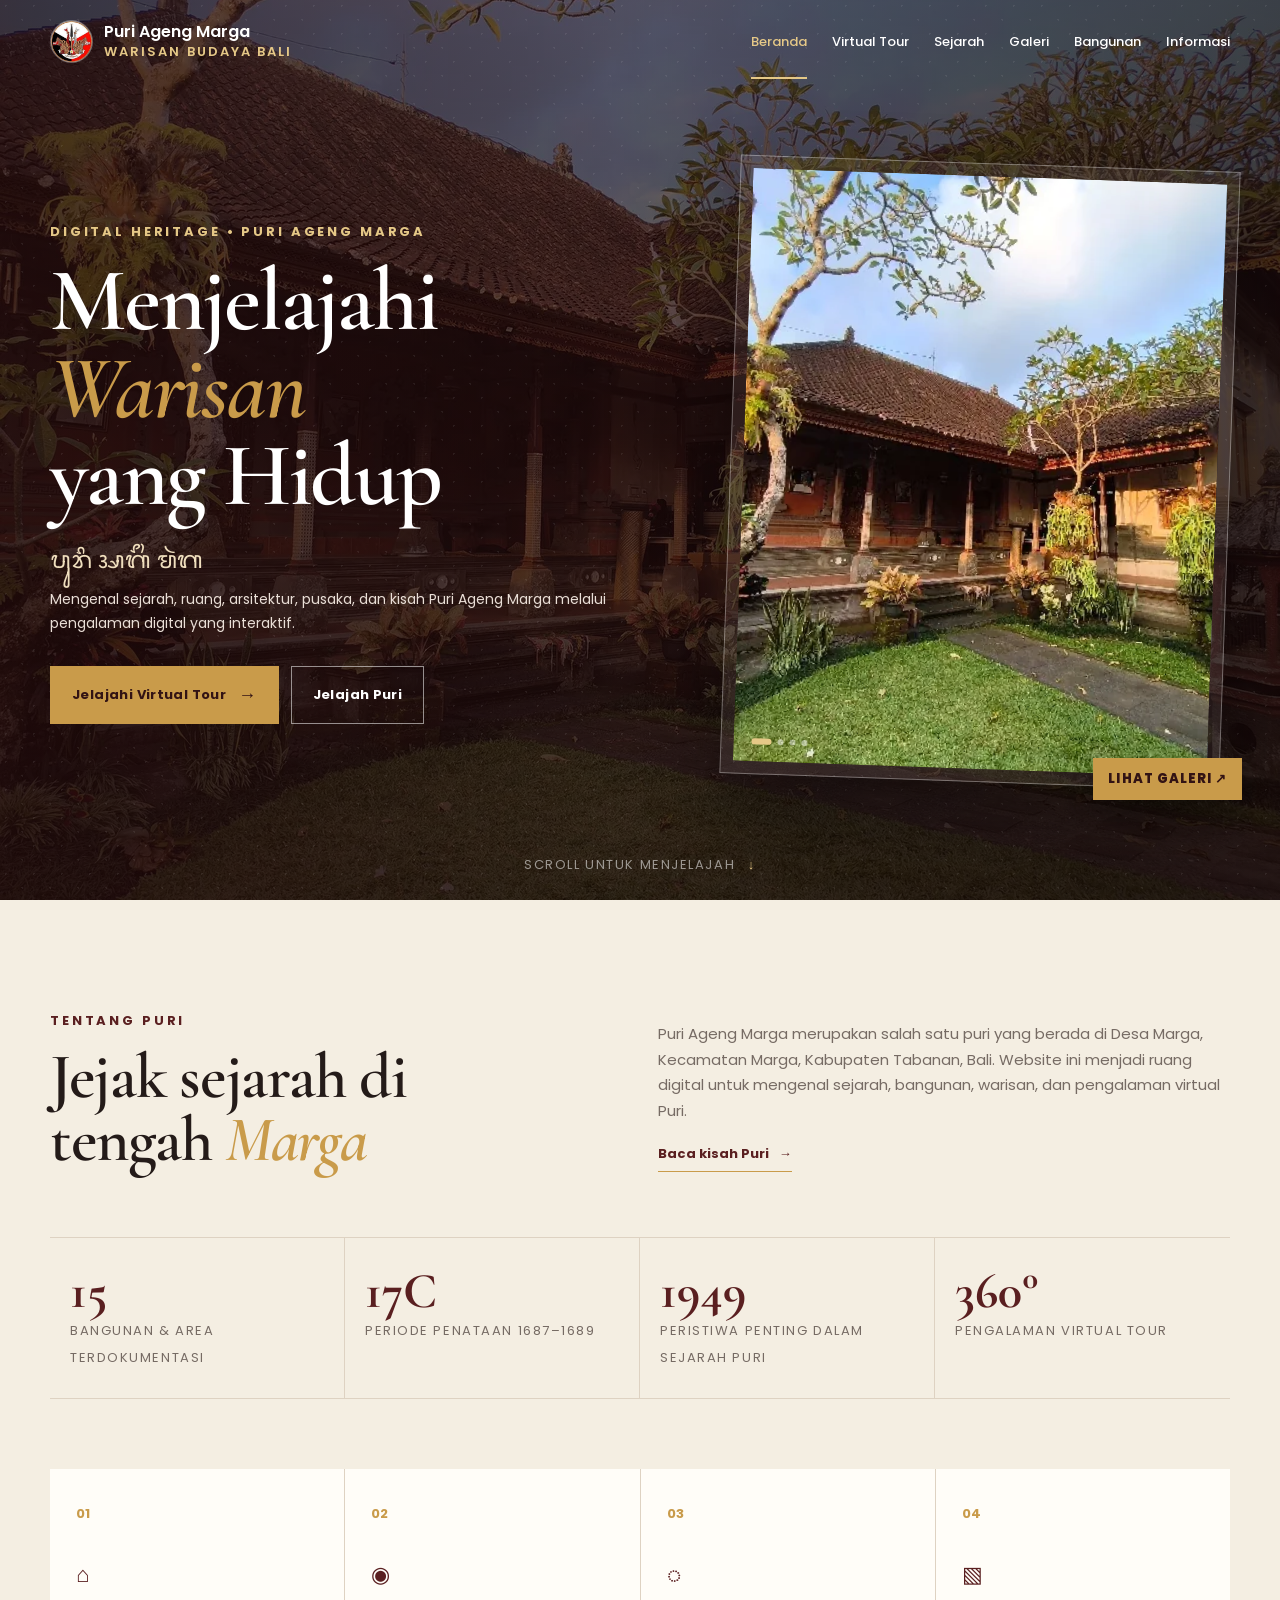
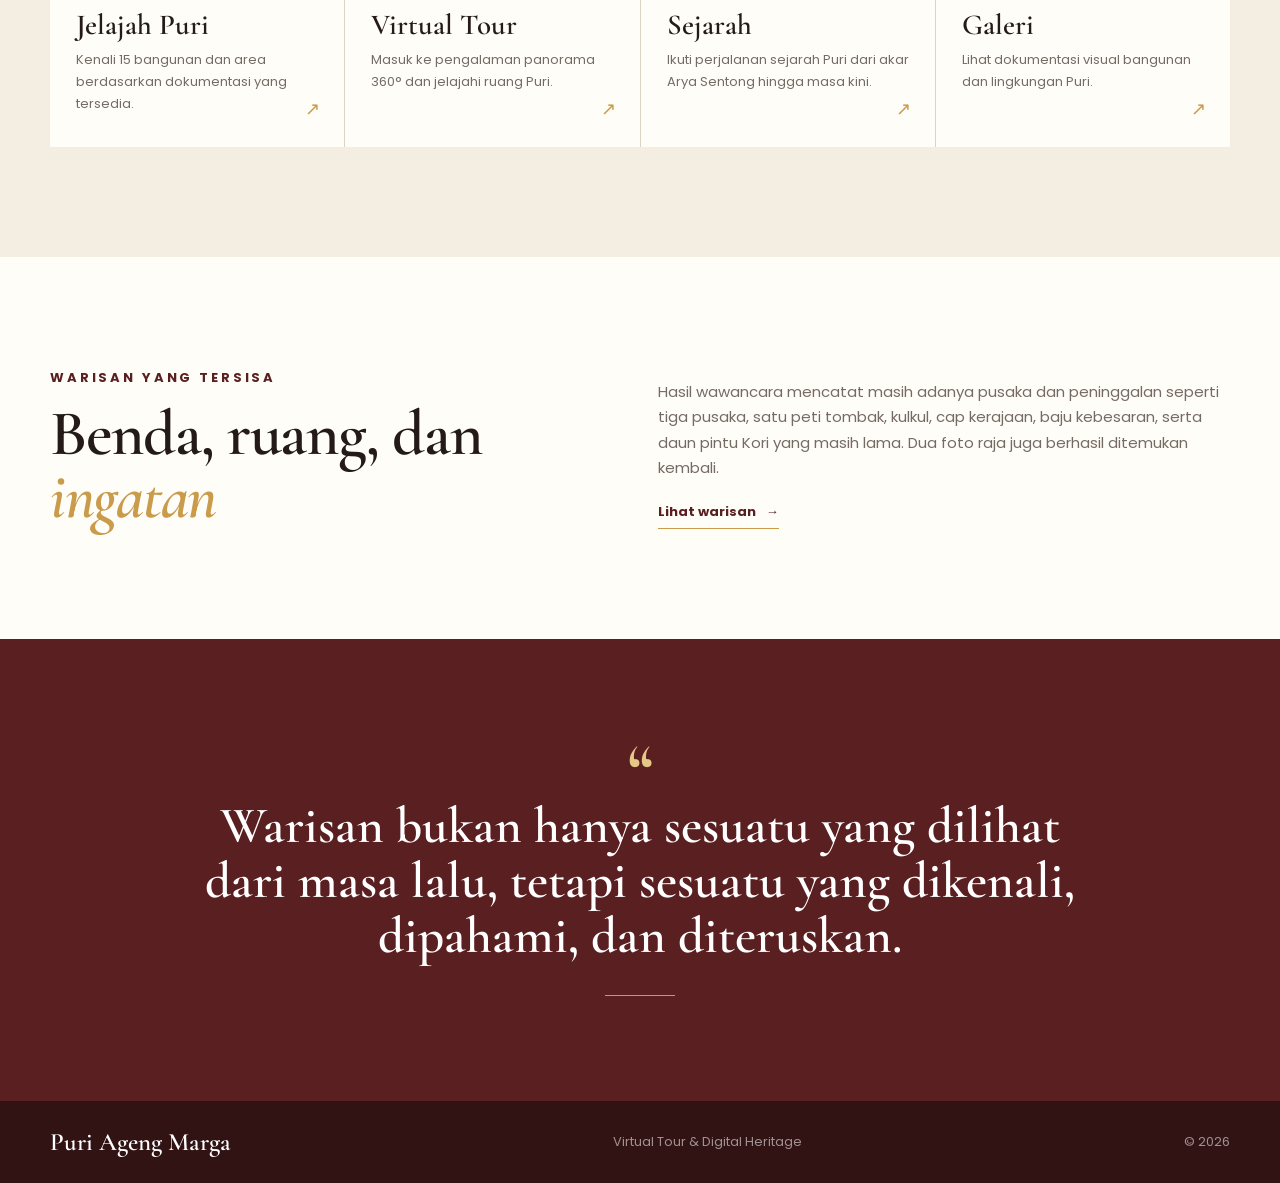
<file: index.html>
<!doctype html>

<html lang="id">
  <head>
    <meta charset="utf-8" />
    <meta content="width=device-width, initial-scale=1.0" name="viewport" />
    <meta
      content="Puri Ageng Marga — digital heritage dan virtual tour budaya Bali."
      name="description"
    />
    <title>Puri Ageng Marga | Digital Heritage</title>
    <meta content="#4a1520" name="theme-color" />
    <link href="./favicon.svg" rel="icon" type="image/svg+xml" />
    <meta content="website" property="og:type" />
    <meta content="id_ID" property="og:locale" />
    <meta content="Puri Ageng Marga" property="og:site_name" />
    <meta content="Puri Ageng Marga | Digital Heritage" property="og:title" />
    <meta
      content="Puri Ageng Marga — digital heritage dan virtual tour budaya Bali."
      property="og:description"
    />
    <link href="https://fonts.googleapis.com" rel="preconnect" />
    <link crossorigin="" href="https://fonts.gstatic.com" rel="preconnect" />
    <link
      href="https://fonts.googleapis.com/css2?family=Cormorant+Garamond:wght@500;600;700&amp;family=Noto+Sans+Balinese&amp;family=Poppins:wght@400;500;600;700&amp;display=swap"
      rel="stylesheet"
    />
    <script>
      document.documentElement.classList.add('js');
    </script>
    <link href="assets/css/tokens.css" rel="stylesheet" />
    <link href="assets/css/base.css" rel="stylesheet" />
    <link href="assets/css/layout.css" rel="stylesheet" />
    <link href="assets/css/components.css" rel="stylesheet" />
    <link href="assets/css/pages/home.css" rel="stylesheet" />
    <link href="assets/css/pages/home.css" rel="stylesheet" />
  </head>
  <body class="home-page">
    <a class="skip-link" href="#konten">Lewati ke konten</a>
    <!-- ===== HEADER (identik di semua halaman) ===== -->
    <header class="navbar" id="navbar">
      <div class="nav-inner">
        <a class="nav-logo" href="index.html"
          ><img
            alt="Logo Puri Ageng Marga"
            decoding="async"
            height="148"
            src="assets/img/ui/logo-puri.webp"
            width="148"
          /><span>Puri Ageng Marga<small>Warisan Budaya Bali</small></span></a
        >
        <nav class="nav-menu" id="navMenu">
          <a aria-current="page" class="nav-link active" href="index.html">Beranda</a
          ><a class="nav-link" href="virtual-tour/">Virtual Tour</a
          ><a class="nav-link" href="sejarah/">Sejarah</a
          ><a class="nav-link" href="galeri/">Galeri</a
          ><a class="nav-link" href="jelajah/">Bangunan</a
          ><a class="nav-link" href="informasi/">Informasi</a>
        </nav>
        <button
          aria-controls="navMenu"
          aria-expanded="false"
          aria-label="Buka menu"
          class="nav-toggle"
          id="navToggle"
        >
          <span></span><span></span><span></span>
        </button>
      </div>
    </header>
    <!-- ===== /HEADER ===== -->
    <main id="konten">
      <section class="hero">
        <video
          aria-hidden="true"
          autoplay=""
          class="hero-video"
          loop=""
          muted=""
          playsinline=""
          poster="assets/img/hero/poster-hero.webp"
          preload="metadata"
        >
          <source src="assets/video/puri-drone.mp4" type="video/mp4" />
        </video>
        <div class="hero-video-overlay"></div>
        <div class="hero-pattern"></div>
        <div class="hero-content">
          <div class="hero-text reveal">
            <p class="eyebrow">DIGITAL HERITAGE • PURI AGENG MARGA</p>
            <h1>Menjelajahi <em>Warisan</em><br />yang Hidup</h1>
            <p class="hero-script" lang="ban">ᬧᬸᬭᬶ ᬅᬕᭂᬂ ᬫᬃᬕ</p>
            <p class="hero-desc">
              Mengenal sejarah, ruang, arsitektur, pusaka, dan kisah Puri Ageng Marga melalui
              pengalaman digital yang interaktif.
            </p>
            <div class="hero-actions">
              <a class="btn btn-gold" href="virtual-tour/">Jelajahi Virtual Tour <span>→</span></a
              ><a class="btn btn-outline" href="jelajah/">Jelajah Puri</a>
            </div>
          </div>
          <a aria-label="Buka Galeri Puri Ageng Marga" class="hero-visual reveal" href="galeri/"
            ><div class="hero-frame">
              <div class="hero-photo-slider" id="heroPhotoSlider">
                <div class="hero-photo-track" id="heroPhotoTrack">
                  <div class="hero-photo">
                    <img
                      alt="Bale Agung"
                      decoding="async"
                      height="496"
                      src="assets/img/bangunan/bale-agung.webp"
                      width="661"
                    />
                  </div>
                  <div class="hero-photo">
                    <img
                      alt="Bale Kembar"
                      decoding="async"
                      height="1071"
                      loading="lazy"
                      src="assets/img/bangunan/bale-kembar.webp"
                      width="1430"
                    />
                  </div>
                  <div class="hero-photo">
                    <img
                      alt="Kori Puri"
                      decoding="async"
                      height="732"
                      loading="lazy"
                      src="assets/img/bangunan/kori.webp"
                      width="975"
                    />
                  </div>
                  <div class="hero-photo">
                    <img
                      alt="Bale Gong"
                      decoding="async"
                      height="715"
                      loading="lazy"
                      src="assets/img/bangunan/bale-gong.webp"
                      width="953"
                    />
                  </div>
                </div>
                <div class="hero-photo-dots" id="heroPhotoDots"></div>
              </div></div
          ></a>
        </div>
        <a class="scroll-hint" href="#tentang">Scroll untuk menjelajah <span>↓</span></a>
      </section>
      <section class="section section-cream" id="tentang">
        <div class="container intro-grid">
          <div class="section-heading reveal">
            <p class="eyebrow dark">TENTANG PURI</p>
            <h2>Jejak sejarah di tengah <em>Marga</em></h2>
          </div>
          <div class="intro-copy reveal">
            <p>
              Puri Ageng Marga merupakan salah satu puri yang berada di Desa Marga, Kecamatan Marga,
              Kabupaten Tabanan, Bali. Website ini menjadi ruang digital untuk mengenal sejarah,
              bangunan, warisan, dan pengalaman virtual Puri.
            </p>
            <a class="text-link" href="sejarah/">Baca kisah Puri <span>→</span></a>
          </div>
        </div>
        <div class="container stats">
          <div class="stat"><strong>15</strong><span>Bangunan &amp; area terdokumentasi</span></div>
          <div class="stat"><strong>17C</strong><span>Periode penataan 1687–1689</span></div>
          <div class="stat">
            <strong>1949</strong><span>Peristiwa penting dalam sejarah Puri</span>
          </div>
          <div class="stat"><strong>360°</strong><span>Pengalaman virtual tour</span></div>
        </div>
        <div class="container feature-grid">
          <a class="feature-card reveal" href="jelajah/"
            ><span class="feature-number">01</span><span class="feature-icon">⌂</span>
            <h3>Jelajah Puri</h3>
            <p>Kenali 15 bangunan dan area berdasarkan dokumentasi yang tersedia.</p>
            <span class="card-arrow">↗</span></a
          ><a class="feature-card reveal" href="virtual-tour/"
            ><span class="feature-number">02</span><span class="feature-icon">◉</span>
            <h3>Virtual Tour</h3>
            <p>Masuk ke pengalaman panorama 360° dan jelajahi ruang Puri.</p>
            <span class="card-arrow">↗</span></a
          ><a class="feature-card reveal" href="sejarah/"
            ><span class="feature-number">03</span><span class="feature-icon">◌</span>
            <h3>Sejarah</h3>
            <p>Ikuti perjalanan sejarah Puri dari akar Arya Sentong hingga masa kini.</p>
            <span class="card-arrow">↗</span></a
          ><a class="feature-card reveal" href="galeri/"
            ><span class="feature-number">04</span><span class="feature-icon">▧</span>
            <h3>Galeri</h3>
            <p>Lihat dokumentasi visual bangunan dan lingkungan Puri.</p>
            <span class="card-arrow">↗</span></a
          >
        </div>
      </section>
      <section class="section">
        <div class="container intro-grid">
          <div class="section-heading reveal">
            <p class="eyebrow dark">WARISAN YANG TERSISA</p>
            <h2>Benda, ruang, dan <em>ingatan</em></h2>
          </div>
          <div class="intro-copy reveal">
            <p>
              Hasil wawancara mencatat masih adanya pusaka dan peninggalan seperti tiga pusaka, satu
              peti tombak, kulkul, cap kerajaan, baju kebesaran, serta daun pintu Kori yang masih
              lama. Dua foto raja juga berhasil ditemukan kembali.
            </p>
            <a class="text-link" href="pageSejarah.html#warisan">Lihat warisan <span>→</span></a>
          </div>
        </div>
      </section>
      <section class="quote-section">
        <div class="container quote-inner reveal">
          <span class="quote-mark">“</span>
          <blockquote>
            Warisan bukan hanya sesuatu yang dilihat dari masa lalu, tetapi sesuatu yang dikenali,
            dipahami, dan diteruskan.
          </blockquote>
          <span class="quote-line"></span>
        </div>
      </section>
    </main>
    <!-- ===== FOOTER (identik di semua halaman) ===== -->
    <footer class="footer">
      <div class="container footer-inner">
        <strong>Puri Ageng Marga</strong><span>Virtual Tour &amp; Digital Heritage</span
        ><span>© 2026</span>
      </div>
    </footer>
    <!-- ===== /FOOTER ===== -->
    <script defer="" src="assets/js/nav.js"></script>
    <script defer="" src="assets/js/reveal.js"></script>
    <script defer="" src="assets/js/slider.js"></script>
  </body>
</html>
</file>
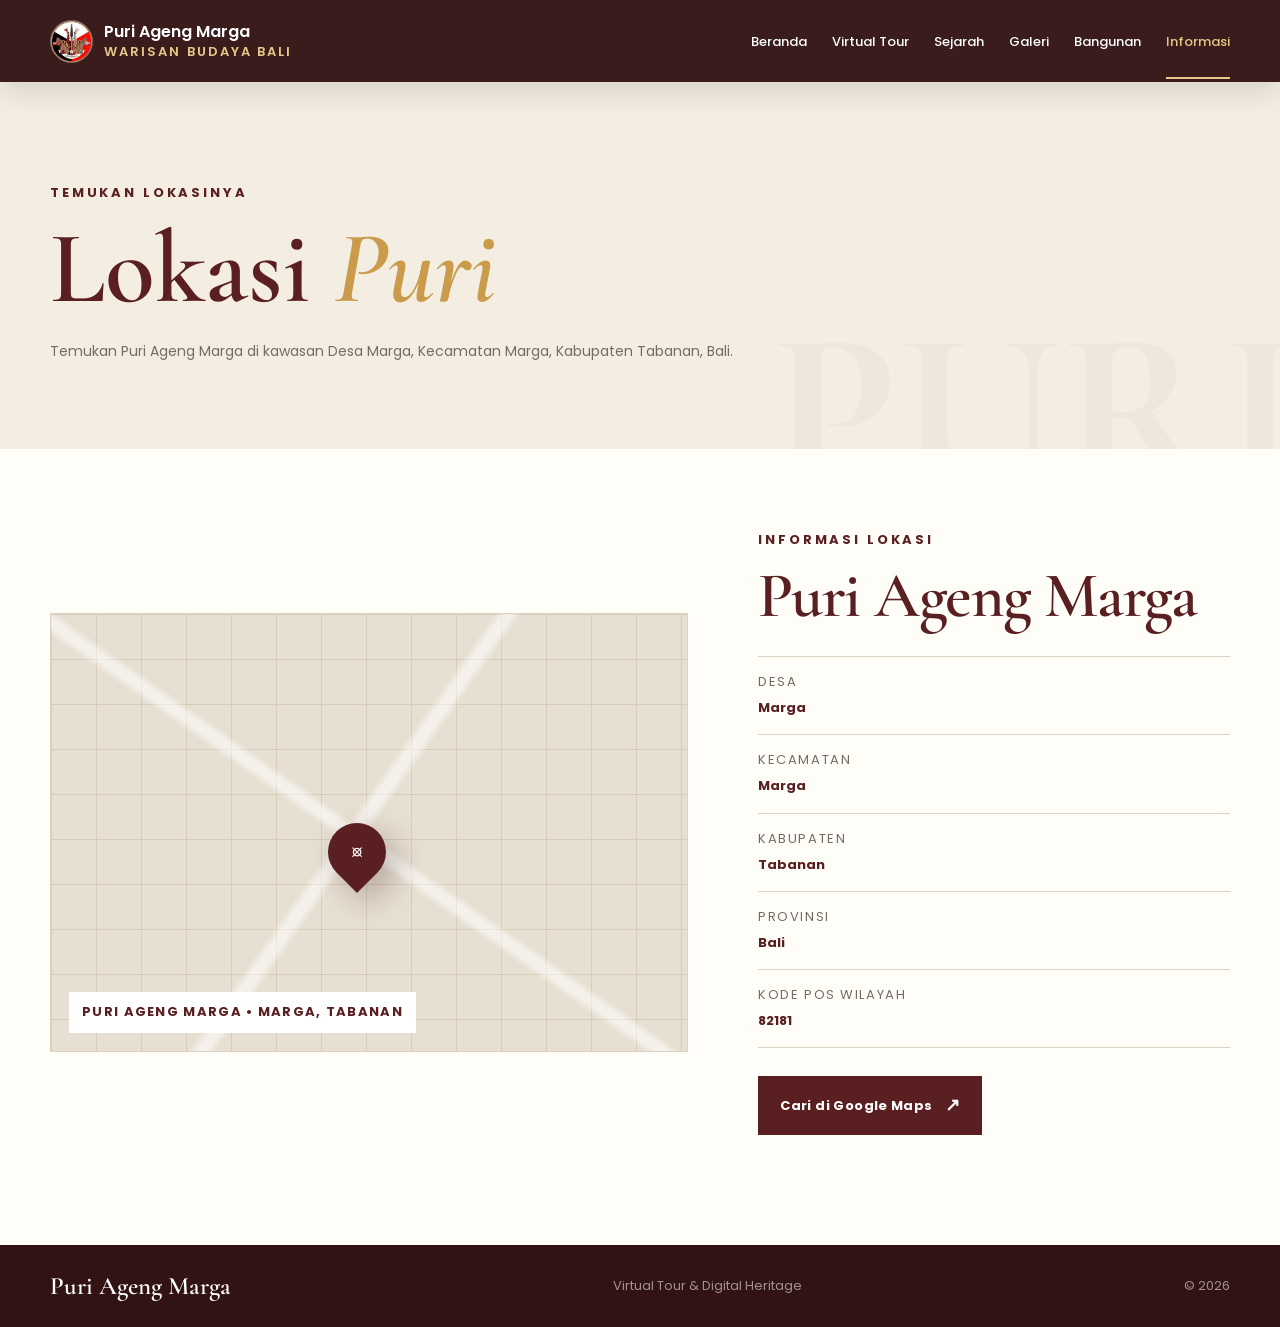
<file: informasi/index.html>
<!doctype html>
<html lang="id">
  <head>
    <meta charset="utf-8" />
    <meta content="width=device-width, initial-scale=1.0" name="viewport" />
    <title>Informasi &amp; Lokasi | Puri Ageng Marga</title>
    <meta content="#4a1520" name="theme-color" />
    <link href="../favicon.svg" rel="icon" type="image/svg+xml" />
    <meta content="website" property="og:type" />
    <meta content="id_ID" property="og:locale" />
    <meta content="Puri Ageng Marga" property="og:site_name" />
    <meta content="Informasi &amp; Lokasi | Puri Ageng Marga" property="og:title" />
    <meta
      content="Lokasi dan alamat Puri Ageng Marga di Desa Marga, Kabupaten Tabanan, Bali."
      property="og:description"
    />
    <link href="https://fonts.googleapis.com" rel="preconnect" />
    <link crossorigin="" href="https://fonts.gstatic.com" rel="preconnect" />
    <link
      href="https://fonts.googleapis.com/css2?family=Cormorant+Garamond:wght@500;600;700&amp;family=Noto+Sans+Balinese&amp;family=Poppins:wght@400;500;600;700&amp;display=swap"
      rel="stylesheet"
    />
    <script>
      document.documentElement.classList.add('js');
    </script>
    <link href="../assets/css/tokens.css" rel="stylesheet" />
    <link href="../assets/css/base.css" rel="stylesheet" />
    <link href="../assets/css/layout.css" rel="stylesheet" />
    <link href="../assets/css/components.css" rel="stylesheet" />
    <link href="../assets/css/pages/informasi.css" rel="stylesheet" />
    <link href="../assets/css/pages/informasi.css" rel="stylesheet" />
    <meta
      content="Lokasi dan alamat Puri Ageng Marga di Desa Marga, Kabupaten Tabanan, Bali."
      name="description"
    />
  </head>
  <body class="light-page">
    <a class="skip-link" href="#konten">Lewati ke konten</a>
    <!-- ===== HEADER (identik di semua halaman) ===== -->
    <header class="navbar navbar-solid" id="navbar">
      <div class="nav-inner">
        <a class="nav-logo" href="../index.html"
          ><img
            alt="Logo"
            decoding="async"
            height="148"
            src="../assets/img/ui/logo-puri.webp"
            width="148"
          /><span>Puri Ageng Marga<small>Warisan Budaya Bali</small></span></a
        >
        <nav class="nav-menu" id="navMenu">
          <a class="nav-link" href="../index.html">Beranda</a
          ><a class="nav-link" href="../virtual-tour/">Virtual Tour</a
          ><a class="nav-link" href="../sejarah/">Sejarah</a
          ><a class="nav-link" href="../galeri/">Galeri</a
          ><a class="nav-link" href="../jelajah/">Bangunan</a
          ><a aria-current="page" class="nav-link active" href="../informasi/">Informasi</a>
        </nav>
        <button
          aria-controls="navMenu"
          aria-expanded="false"
          aria-label="Buka menu"
          class="nav-toggle"
          id="navToggle"
        >
          <span></span><span></span><span></span>
        </button>
      </div>
    </header>
    <!-- ===== /HEADER ===== -->
    <main class="page-main" id="konten">
      <section class="page-hero">
        <div class="container reveal">
          <p class="eyebrow dark">TEMUKAN LOKASINYA</p>
          <h1>Lokasi <em>Puri</em></h1>
          <p>
            Temukan Puri Ageng Marga di kawasan Desa Marga, Kecamatan Marga, Kabupaten Tabanan,
            Bali.
          </p>
        </div>
      </section>
      <section class="container location-layout">
        <div class="map-placeholder reveal">
          <div class="map-grid"></div>
          <div class="map-pin">⌖</div>
          <div class="map-label">PURI AGENG MARGA • MARGA, TABANAN</div>
        </div>
        <div class="location-copy reveal">
          <p class="eyebrow dark">INFORMASI LOKASI</p>
          <h2>Puri Ageng Marga</h2>
          <div class="location-list">
            <div><span>Desa</span><b>Marga</b></div>
            <div><span>Kecamatan</span><b>Marga</b></div>
            <div><span>Kabupaten</span><b>Tabanan</b></div>
            <div><span>Provinsi</span><b>Bali</b></div>
            <div><span>Kode Pos Wilayah</span><b>82181</b></div>
          </div>
          <a
            class="btn btn-maroon"
            href="https://www.google.com/maps/search/?api=1&amp;query=Puri+Agung+Marga+Tabanan+Bali"
            rel="noopener"
            target="_blank"
            >Cari di Google Maps <span>↗</span></a
          >
        </div>
      </section>
    </main>
    <!-- ===== FOOTER (identik di semua halaman) ===== -->
    <footer class="footer">
      <div class="container footer-inner">
        <strong>Puri Ageng Marga</strong><span>Virtual Tour &amp; Digital Heritage</span
        ><span>© 2026</span>
      </div>
    </footer>
    <!-- ===== /FOOTER ===== -->
    <script defer="" src="../assets/js/nav.js"></script>
    <script defer="" src="../assets/js/reveal.js"></script>
  </body>
</html>
</file>
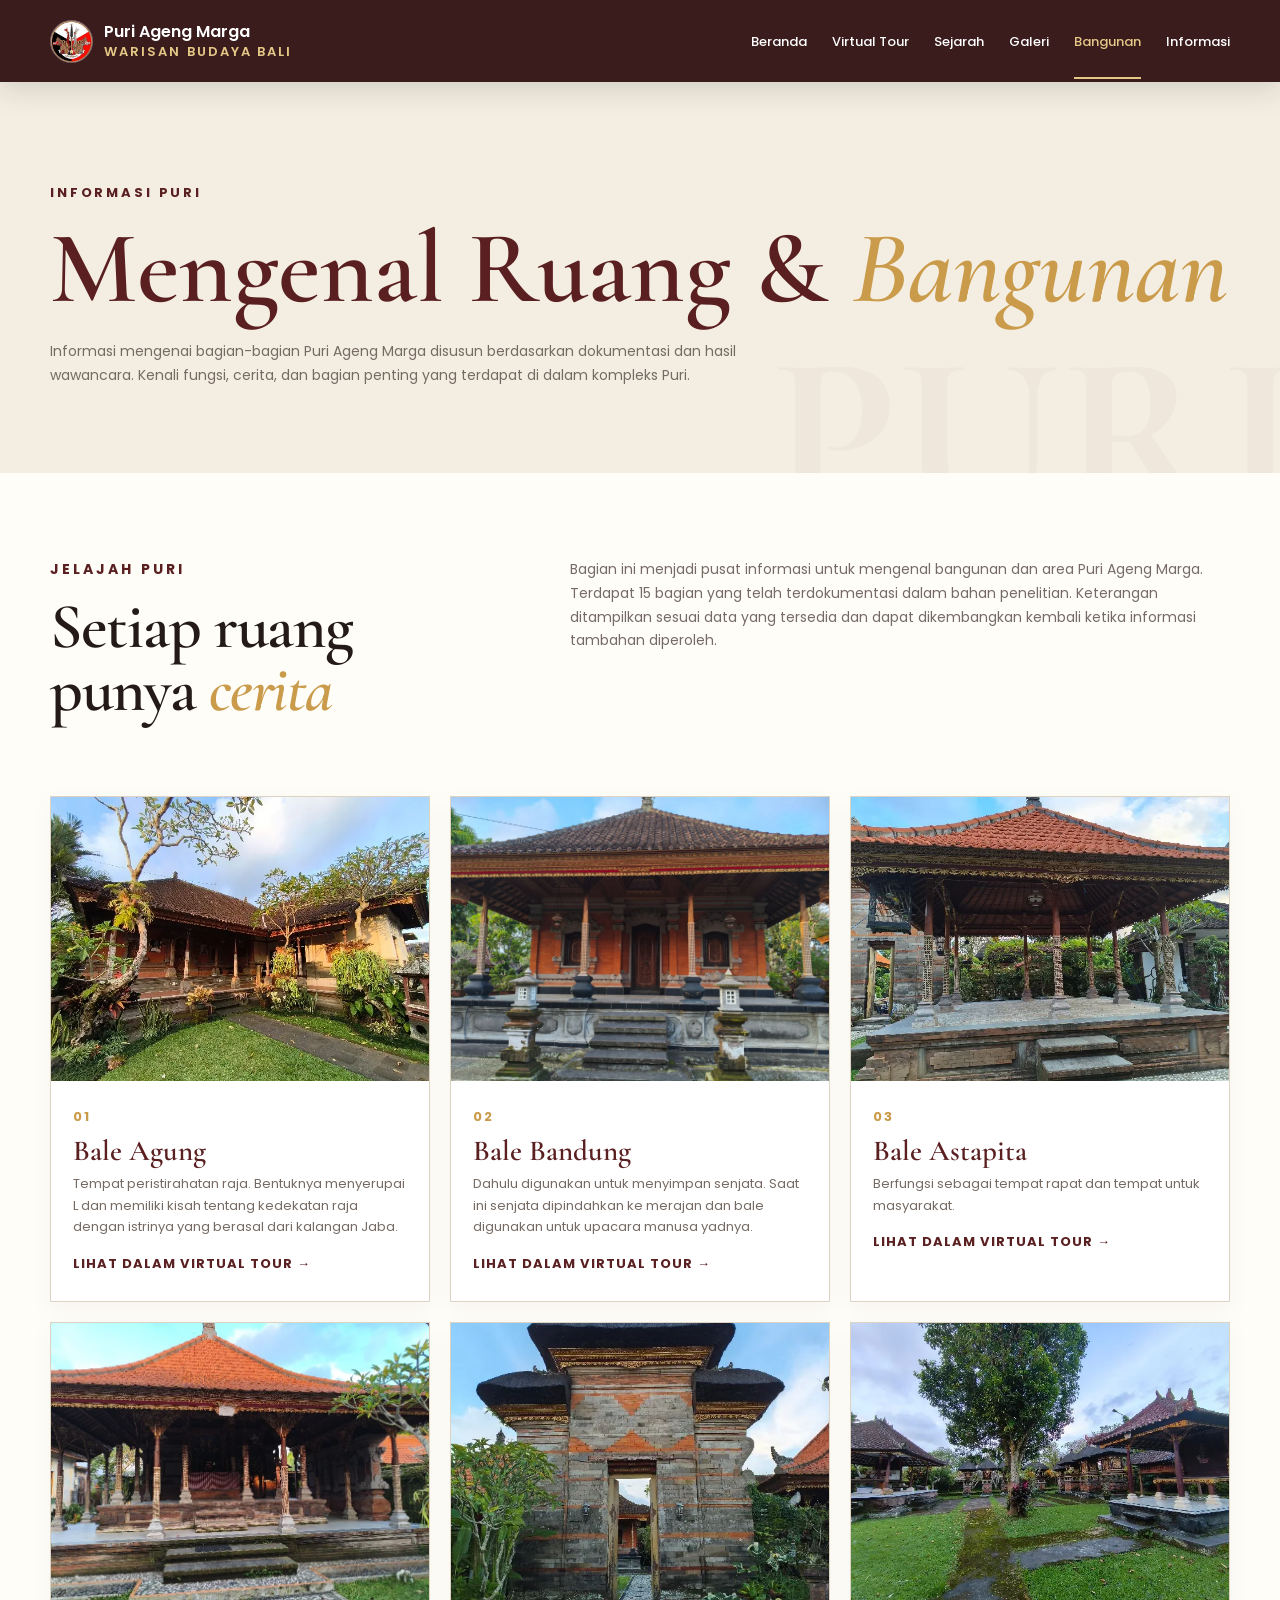
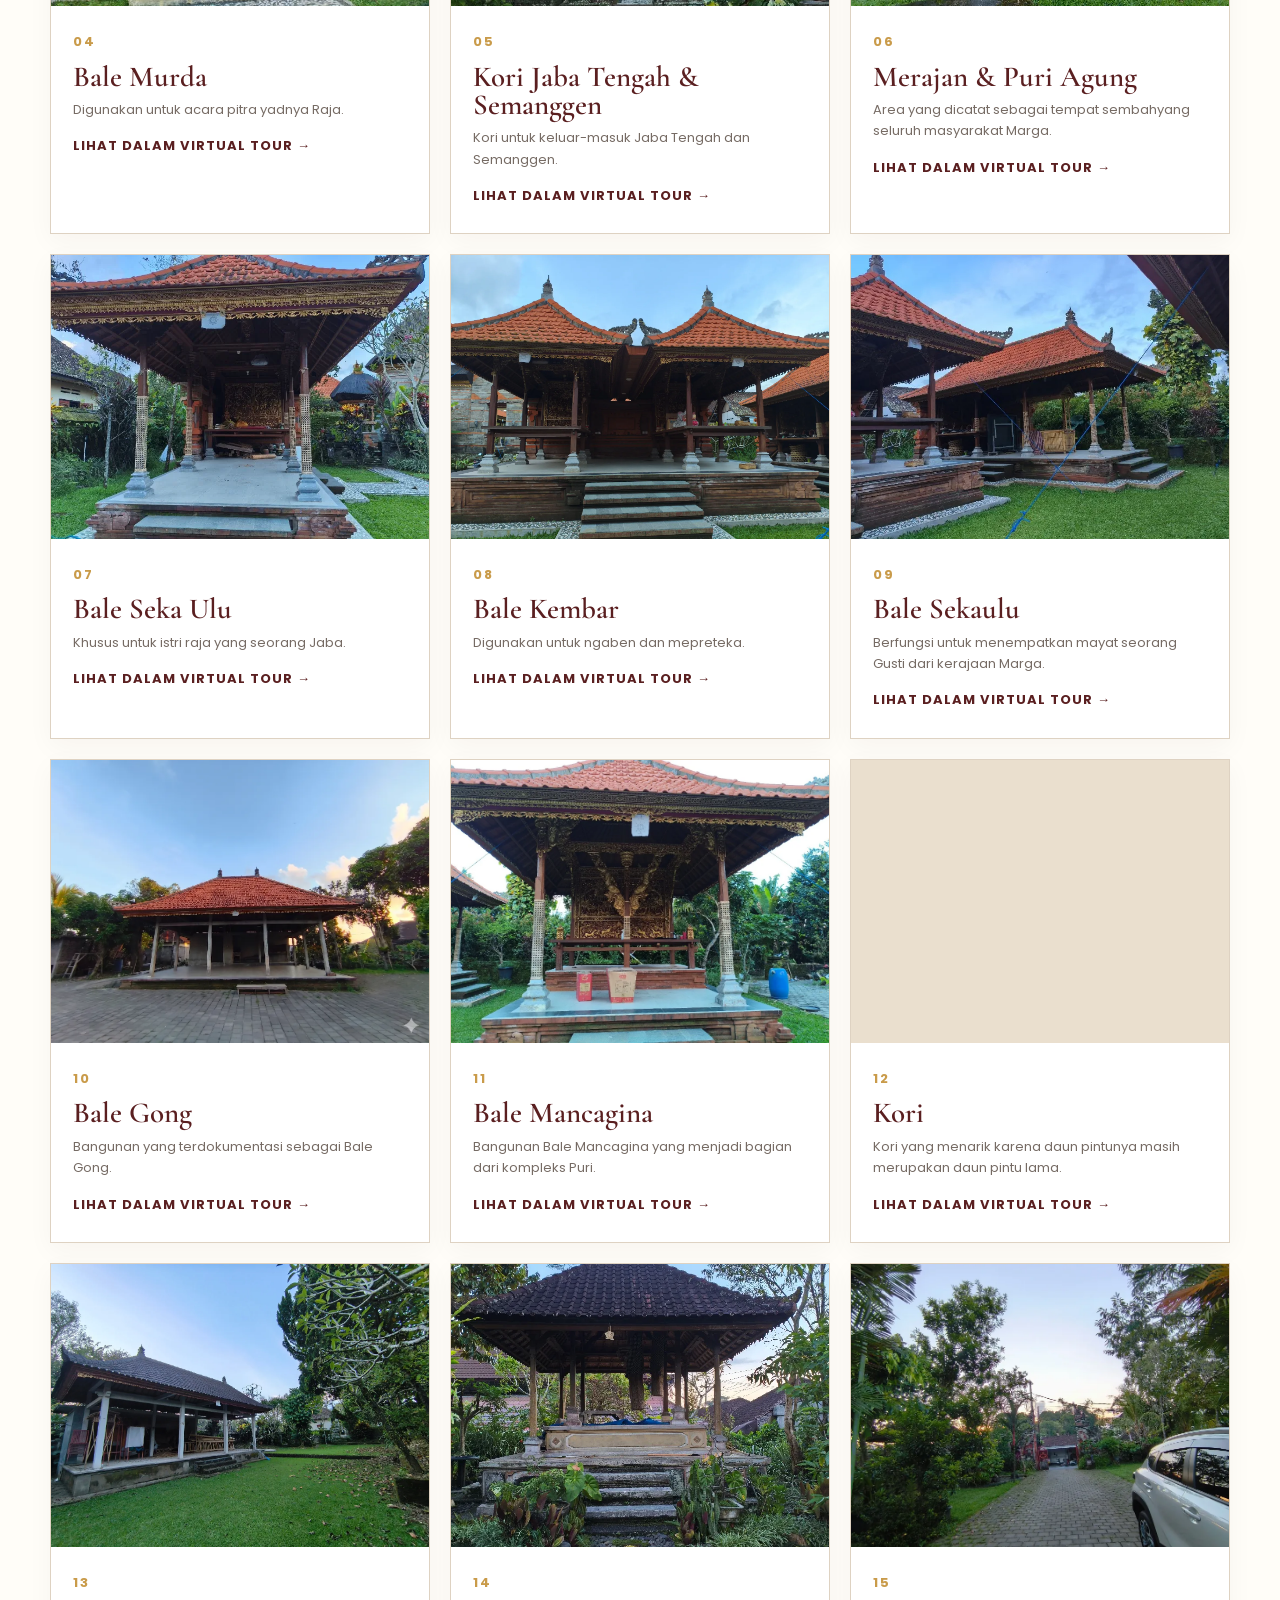
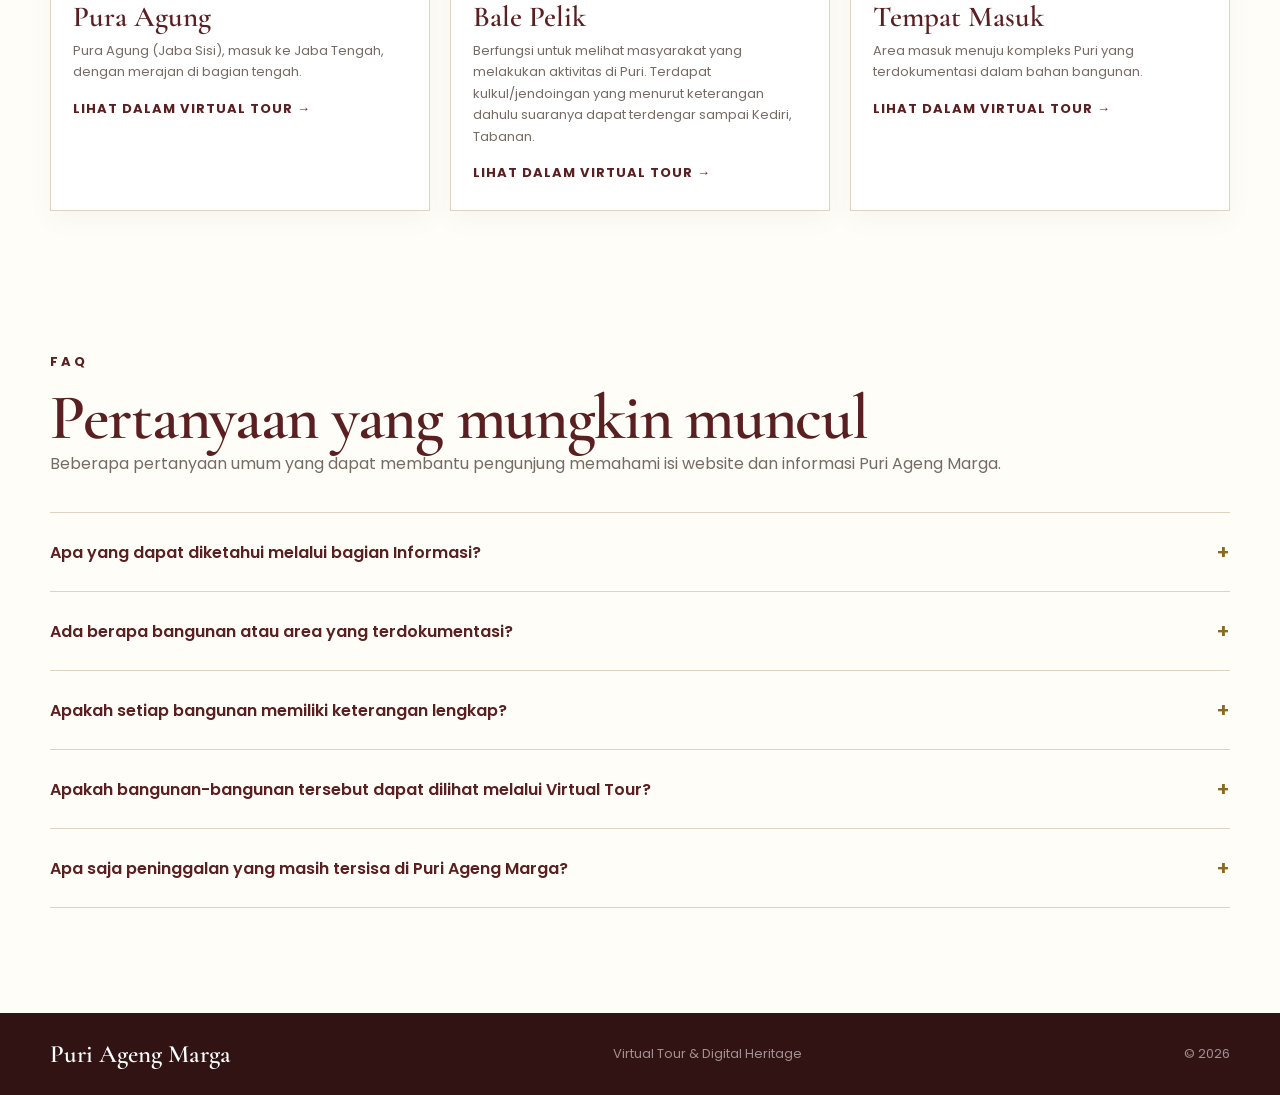
<file: jelajah/index.html>
<!doctype html>
<html lang="id">
  <head>
    <meta charset="utf-8" />
    <meta content="width=device-width, initial-scale=1.0" name="viewport" />
    <title>Bangunan &amp; Area | Puri Ageng Marga</title>
    <meta content="#4a1520" name="theme-color" />
    <link href="../favicon.svg" rel="icon" type="image/svg+xml" />
    <meta content="website" property="og:type" />
    <meta content="id_ID" property="og:locale" />
    <meta content="Puri Ageng Marga" property="og:site_name" />
    <meta content="Bangunan &amp; Area | Puri Ageng Marga" property="og:title" />
    <meta
      content="Mengenal 15 bangunan dan area Puri Ageng Marga beserta fungsinya."
      property="og:description"
    />
    <link href="https://fonts.googleapis.com" rel="preconnect" />
    <link crossorigin="" href="https://fonts.gstatic.com" rel="preconnect" />
    <link
      href="https://fonts.googleapis.com/css2?family=Cormorant+Garamond:wght@500;600;700&amp;family=Noto+Sans+Balinese&amp;family=Poppins:wght@400;500;600;700&amp;display=swap"
      rel="stylesheet"
    />
    <script>
      document.documentElement.classList.add('js');
    </script>
    <link href="../assets/css/tokens.css" rel="stylesheet" />
    <link href="../assets/css/base.css" rel="stylesheet" />
    <link href="../assets/css/layout.css" rel="stylesheet" />
    <link href="../assets/css/components.css" rel="stylesheet" />
    <link href="../assets/css/pages/jelajah.css" rel="stylesheet" />
    <link href="../assets/css/pages/jelajah.css" rel="stylesheet" />
    <meta
      content="Mengenal 15 bangunan dan area Puri Ageng Marga beserta fungsinya."
      name="description"
    />
  </head>
  <body class="light-page">
    <a class="skip-link" href="#konten">Lewati ke konten</a>
    <!-- ===== HEADER (identik di semua halaman) ===== -->
    <header class="navbar navbar-solid" id="navbar">
      <div class="nav-inner">
        <a class="nav-logo" href="../index.html"
          ><img
            alt="Logo"
            decoding="async"
            height="148"
            src="../assets/img/ui/logo-puri.webp"
            width="148"
          /><span>Puri Ageng Marga<small>Warisan Budaya Bali</small></span></a
        >
        <nav class="nav-menu" id="navMenu">
          <a class="nav-link" href="../index.html">Beranda</a
          ><a class="nav-link" href="../virtual-tour/">Virtual Tour</a
          ><a class="nav-link" href="../sejarah/">Sejarah</a
          ><a class="nav-link" href="../galeri/">Galeri</a
          ><a aria-current="page" class="nav-link active" href="../jelajah/">Bangunan</a
          ><a class="nav-link" href="../informasi/">Informasi</a>
        </nav>
        <button
          aria-controls="navMenu"
          aria-expanded="false"
          aria-label="Buka menu"
          class="nav-toggle"
          id="navToggle"
        >
          <span></span><span></span><span></span>
        </button>
      </div>
    </header>
    <!-- ===== /HEADER ===== -->
    <main class="page-main" id="konten">
      <section class="page-hero">
        <div class="container reveal">
          <p class="eyebrow dark">INFORMASI PURI</p>
          <h1>Mengenal Ruang &amp; <em>Bangunan</em></h1>
          <p>
            Informasi mengenai bagian-bagian Puri Ageng Marga disusun berdasarkan dokumentasi dan
            hasil wawancara. Kenali fungsi, cerita, dan bagian penting yang terdapat di dalam
            kompleks Puri.
          </p>
        </div>
      </section>
      <section class="container explore-intro">
        <div class="reveal">
          <p class="eyebrow dark">JELAJAH PURI</p>
          <h2>Setiap ruang punya <em>cerita</em></h2>
        </div>
        <div class="reveal">
          <p>
            Bagian ini menjadi pusat informasi untuk mengenal bangunan dan area Puri Ageng Marga.
            Terdapat 15 bagian yang telah terdokumentasi dalam bahan penelitian. Keterangan
            ditampilkan sesuai data yang tersedia dan dapat dikembangkan kembali ketika informasi
            tambahan diperoleh.
          </p>
        </div>
      </section>
      <section class="container building-grid">
        <a class="building-card reveal" href="../virtual-tour/"
          ><div class="building-img">
            <img
              alt="Bale Agung"
              decoding="async"
              height="496"
              loading="lazy"
              src="../assets/img/bangunan/bale-agung.webp"
              width="661"
            />
          </div>
          <div class="building-body">
            <span class="building-index">01</span>
            <h3>Bale Agung</h3>
            <p>
              Tempat peristirahatan raja. Bentuknya menyerupai L dan memiliki kisah tentang
              kedekatan raja dengan istrinya yang berasal dari kalangan Jaba.
            </p>
            <span class="building-more">LIHAT DALAM VIRTUAL TOUR →</span>
          </div></a
        >
        <a class="building-card reveal" href="../virtual-tour/"
          ><div class="building-img">
            <img
              alt="Bale Bandung"
              decoding="async"
              height="1200"
              loading="lazy"
              src="../assets/img/bangunan/bale-bandung.webp"
              width="1600"
            />
          </div>
          <div class="building-body">
            <span class="building-index">02</span>
            <h3>Bale Bandung</h3>
            <p>
              Dahulu digunakan untuk menyimpan senjata. Saat ini senjata dipindahkan ke merajan dan
              bale digunakan untuk upacara manusa yadnya.
            </p>
            <span class="building-more">LIHAT DALAM VIRTUAL TOUR →</span>
          </div></a
        >
        <a class="building-card reveal" href="../virtual-tour/"
          ><div class="building-img">
            <img
              alt="Bale Astapita"
              decoding="async"
              height="514"
              loading="lazy"
              src="../assets/img/bangunan/bale-astapita.webp"
              width="686"
            />
          </div>
          <div class="building-body">
            <span class="building-index">03</span>
            <h3>Bale Astapita</h3>
            <p>Berfungsi sebagai tempat rapat dan tempat untuk masyarakat.</p>
            <span class="building-more">LIHAT DALAM VIRTUAL TOUR →</span>
          </div></a
        >
        <a class="building-card reveal" href="../virtual-tour/"
          ><div class="building-img">
            <img
              alt="Bale Murda"
              decoding="async"
              height="574"
              loading="lazy"
              src="../assets/img/bangunan/bale-murda.webp"
              width="765"
            />
          </div>
          <div class="building-body">
            <span class="building-index">04</span>
            <h3>Bale Murda</h3>
            <p>Digunakan untuk acara pitra yadnya Raja.</p>
            <span class="building-more">LIHAT DALAM VIRTUAL TOUR →</span>
          </div></a
        >
        <a class="building-card reveal" href="../virtual-tour/"
          ><div class="building-img">
            <img
              alt="Kori Jaba Tengah &amp; Semanggen"
              decoding="async"
              height="721"
              loading="lazy"
              src="../assets/img/bangunan/kori-jaba-tengah-semanggen.webp"
              width="541"
            />
          </div>
          <div class="building-body">
            <span class="building-index">05</span>
            <h3>Kori Jaba Tengah &amp; Semanggen</h3>
            <p>Kori untuk keluar-masuk Jaba Tengah dan Semanggen.</p>
            <span class="building-more">LIHAT DALAM VIRTUAL TOUR →</span>
          </div></a
        >
        <a class="building-card reveal" href="../virtual-tour/"
          ><div class="building-img">
            <img
              alt="Merajan &amp; Puri Agung"
              decoding="async"
              height="455"
              loading="lazy"
              src="../assets/img/bangunan/merajan-puri-agung.webp"
              width="606"
            />
          </div>
          <div class="building-body">
            <span class="building-index">06</span>
            <h3>Merajan &amp; Puri Agung</h3>
            <p>Area yang dicatat sebagai tempat sembahyang seluruh masyarakat Marga.</p>
            <span class="building-more">LIHAT DALAM VIRTUAL TOUR →</span>
          </div></a
        >
        <a class="building-card reveal" href="../virtual-tour/"
          ><div class="building-img">
            <img
              alt="Bale Seka Ulu"
              decoding="async"
              height="522"
              loading="lazy"
              src="../assets/img/bangunan/bale-seka-ulu.webp"
              width="696"
            />
          </div>
          <div class="building-body">
            <span class="building-index">07</span>
            <h3>Bale Seka Ulu</h3>
            <p>Khusus untuk istri raja yang seorang Jaba.</p>
            <span class="building-more">LIHAT DALAM VIRTUAL TOUR →</span>
          </div></a
        >
        <a class="building-card reveal" href="../virtual-tour/"
          ><div class="building-img">
            <img
              alt="Bale Kembar"
              decoding="async"
              height="1071"
              loading="lazy"
              src="../assets/img/bangunan/bale-kembar.webp"
              width="1430"
            />
          </div>
          <div class="building-body">
            <span class="building-index">08</span>
            <h3>Bale Kembar</h3>
            <p>Digunakan untuk ngaben dan mepreteka.</p>
            <span class="building-more">LIHAT DALAM VIRTUAL TOUR →</span>
          </div></a
        >
        <a class="building-card reveal" href="../virtual-tour/"
          ><div class="building-img">
            <img
              alt="Bale Sekaulu"
              decoding="async"
              height="511"
              loading="lazy"
              src="../assets/img/bangunan/bale-sekaulu.webp"
              width="681"
            />
          </div>
          <div class="building-body">
            <span class="building-index">09</span>
            <h3>Bale Sekaulu</h3>
            <p>Berfungsi untuk menempatkan mayat seorang Gusti dari kerajaan Marga.</p>
            <span class="building-more">LIHAT DALAM VIRTUAL TOUR →</span>
          </div></a
        >
        <a class="building-card reveal" href="../virtual-tour/"
          ><div class="building-img">
            <img
              alt="Bale Gong"
              decoding="async"
              height="715"
              loading="lazy"
              src="../assets/img/bangunan/bale-gong.webp"
              width="953"
            />
          </div>
          <div class="building-body">
            <span class="building-index">10</span>
            <h3>Bale Gong</h3>
            <p>Bangunan yang terdokumentasi sebagai Bale Gong.</p>
            <span class="building-more">LIHAT DALAM VIRTUAL TOUR →</span>
          </div></a
        >
        <a class="building-card reveal" href="../virtual-tour/"
          ><div class="building-img">
            <img
              alt="Bale Mancagina"
              decoding="async"
              height="725"
              loading="lazy"
              src="../assets/img/bangunan/bale-mancagina.webp"
              width="968"
            />
          </div>
          <div class="building-body">
            <span class="building-index">11</span>
            <h3>Bale Mancagina</h3>
            <p>Bangunan Bale Mancagina yang menjadi bagian dari kompleks Puri.</p>
            <span class="building-more">LIHAT DALAM VIRTUAL TOUR →</span>
          </div></a
        >
        <a class="building-card reveal" href="../virtual-tour/"
          ><div class="building-img">
            <img
              alt="Kori"
              decoding="async"
              height="732"
              loading="lazy"
              src="../assets/img/bangunan/kori.webp"
              width="975"
            />
          </div>
          <div class="building-body">
            <span class="building-index">12</span>
            <h3>Kori</h3>
            <p>Kori yang menarik karena daun pintunya masih merupakan daun pintu lama.</p>
            <span class="building-more">LIHAT DALAM VIRTUAL TOUR →</span>
          </div></a
        >
        <a class="building-card reveal" href="../virtual-tour/"
          ><div class="building-img">
            <img
              alt="Pura Agung"
              decoding="async"
              height="866"
              loading="lazy"
              src="../assets/img/bangunan/pura-agung.webp"
              width="1153"
            />
          </div>
          <div class="building-body">
            <span class="building-index">13</span>
            <h3>Pura Agung</h3>
            <p>Pura Agung (Jaba Sisi), masuk ke Jaba Tengah, dengan merajan di bagian tengah.</p>
            <span class="building-more">LIHAT DALAM VIRTUAL TOUR →</span>
          </div></a
        >
        <a class="building-card reveal" href="../virtual-tour/"
          ><div class="building-img">
            <img
              alt="Bale Pelik"
              decoding="async"
              height="1002"
              loading="lazy"
              src="../assets/img/bangunan/bale-pelik.webp"
              width="753"
            />
          </div>
          <div class="building-body">
            <span class="building-index">14</span>
            <h3>Bale Pelik</h3>
            <p>
              Berfungsi untuk melihat masyarakat yang melakukan aktivitas di Puri. Terdapat
              kulkul/jendoingan yang menurut keterangan dahulu suaranya dapat terdengar sampai
              Kediri, Tabanan.
            </p>
            <span class="building-more">LIHAT DALAM VIRTUAL TOUR →</span>
          </div></a
        >
        <a class="building-card reveal" href="../virtual-tour/"
          ><div class="building-img">
            <img
              alt="Tempat Masuk"
              decoding="async"
              height="1145"
              loading="lazy"
              src="../assets/img/bangunan/tempat-masuk.webp"
              width="860"
            />
          </div>
          <div class="building-body">
            <span class="building-index">15</span>
            <h3>Tempat Masuk</h3>
            <p>Area masuk menuju kompleks Puri yang terdokumentasi dalam bahan bangunan.</p>
            <span class="building-more">LIHAT DALAM VIRTUAL TOUR →</span>
          </div></a
        >
      </section>
      <section class="container faq-section">
        <div class="section-heading">
          <p class="eyebrow dark">FAQ</p>
          <h2>Pertanyaan yang mungkin muncul</h2>
          <p>
            Beberapa pertanyaan umum yang dapat membantu pengunjung memahami isi website dan
            informasi Puri Ageng Marga.
          </p>
        </div>
        <div class="accordion">
          <details class="faq-item">
            <summary class="faq-q">Apa yang dapat diketahui melalui bagian Informasi?</summary>
            <div class="faq-a">
              <p>
                Bagian Informasi digunakan untuk mengenal bangunan dan area Puri Ageng Marga,
                termasuk fungsi serta keterangan yang tersedia dari dokumentasi penelitian.
              </p>
            </div>
          </details>
          <details class="faq-item">
            <summary class="faq-q">Ada berapa bangunan atau area yang terdokumentasi?</summary>
            <div class="faq-a">
              <p>
                Saat ini terdapat 15 bangunan atau area yang telah didokumentasikan dalam bahan yang
                digunakan untuk website.
              </p>
            </div>
          </details>
          <details class="faq-item">
            <summary class="faq-q">Apakah setiap bangunan memiliki keterangan lengkap?</summary>
            <div class="faq-a">
              <p>
                Belum semuanya. Beberapa bangunan sudah memiliki keterangan fungsi atau cerita,
                sedangkan bagian lainnya masih ditampilkan berdasarkan dokumentasi yang tersedia.
              </p>
            </div>
          </details>
          <details class="faq-item">
            <summary class="faq-q">
              Apakah bangunan-bangunan tersebut dapat dilihat melalui Virtual Tour?
            </summary>
            <div class="faq-a">
              <p>
                Website menyediakan halaman Virtual Tour sebagai pintu masuk menuju pengalaman 360°.
                Keterhubungan setiap bangunan dengan titik tertentu di dalam tour dapat dikembangkan
                setelah data dan hotspot 3DVista tersedia.
              </p>
            </div>
          </details>
          <details class="faq-item">
            <summary class="faq-q">
              Apa saja peninggalan yang masih tersisa di Puri Ageng Marga?
            </summary>
            <div class="faq-a">
              <p>
                Berdasarkan hasil wawancara, masih terdapat tiga pusaka, satu peti tombak, kulkul,
                cap kerajaan, baju kebesaran, serta dua foto raja yang berhasil ditemukan kembali.
              </p>
            </div>
          </details>
        </div>
      </section>
    </main>
    <!-- ===== FOOTER (identik di semua halaman) ===== -->
    <footer class="footer">
      <div class="container footer-inner">
        <strong>Puri Ageng Marga</strong><span>Virtual Tour &amp; Digital Heritage</span
        ><span>© 2026</span>
      </div>
    </footer>
    <!-- ===== /FOOTER ===== -->
    <script defer="" src="../assets/js/nav.js"></script>
    <script defer="" src="../assets/js/reveal.js"></script>
  </body>
</html>
</file>
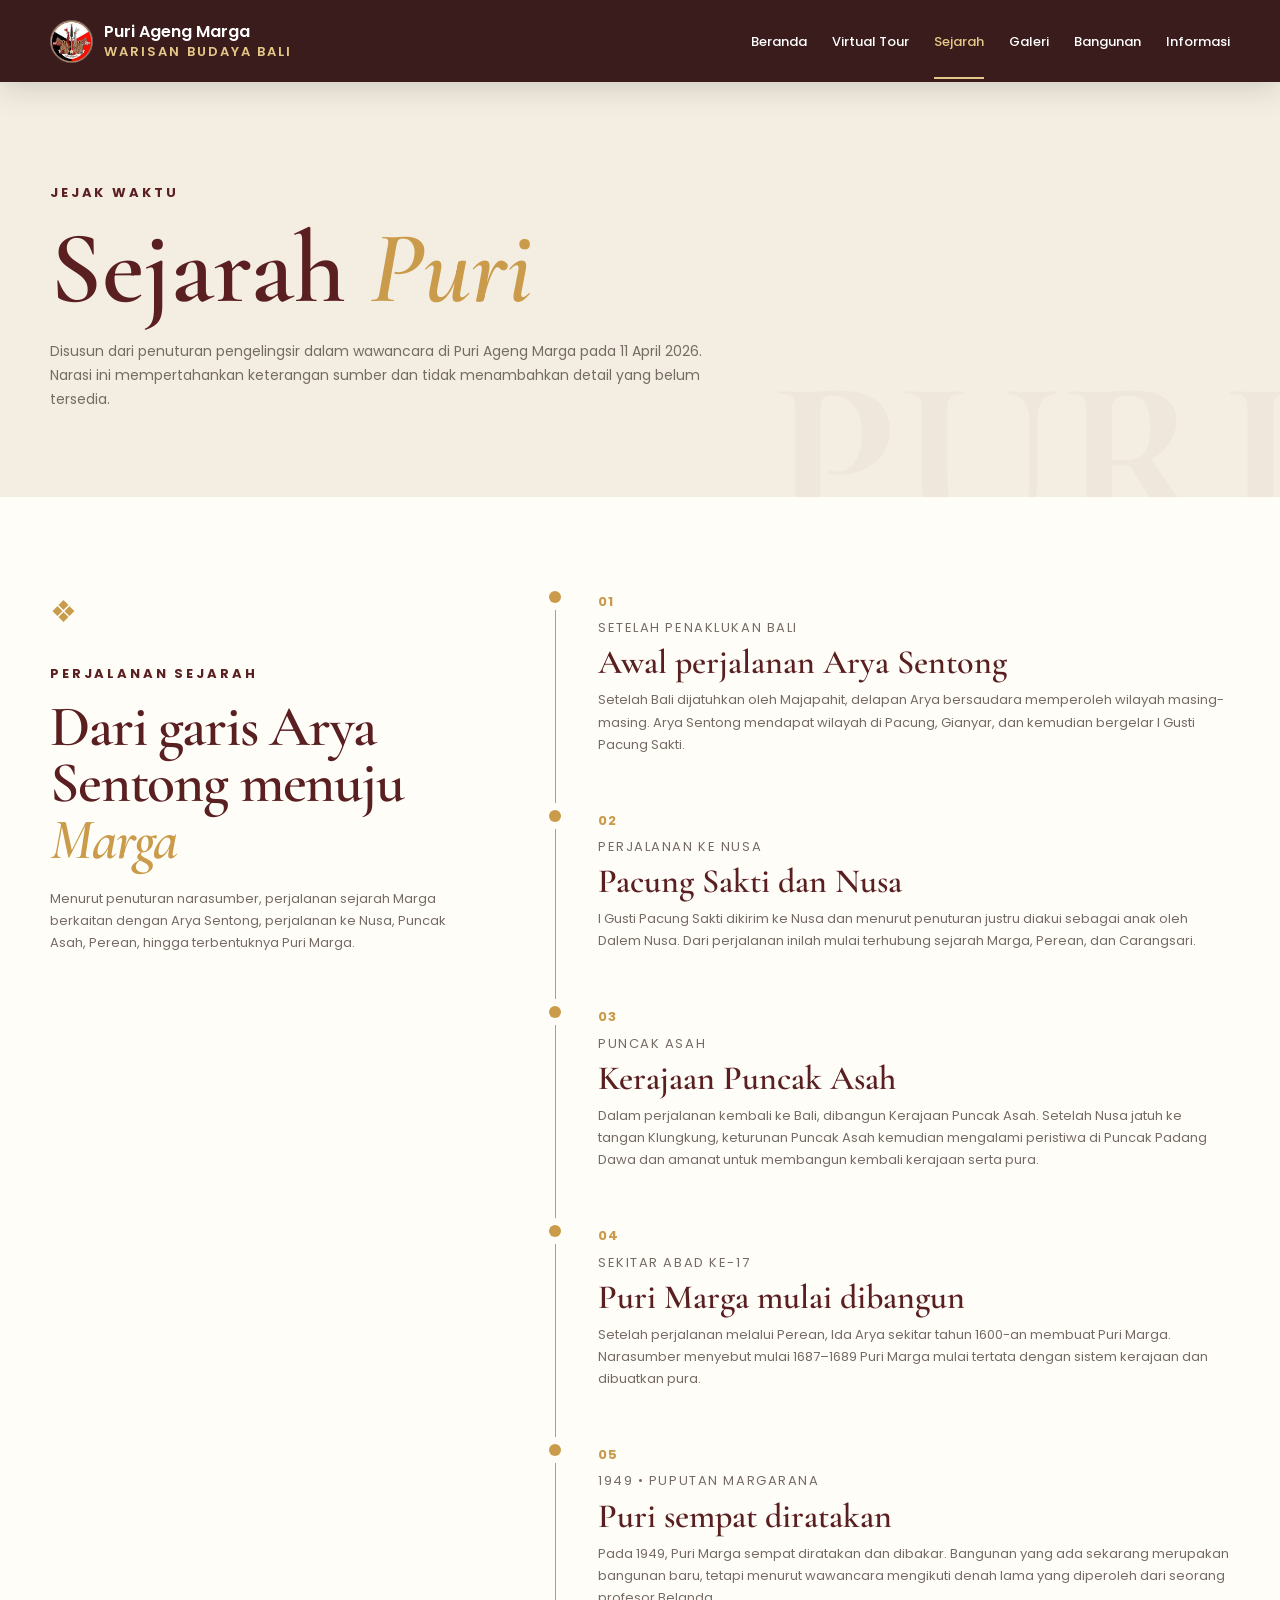
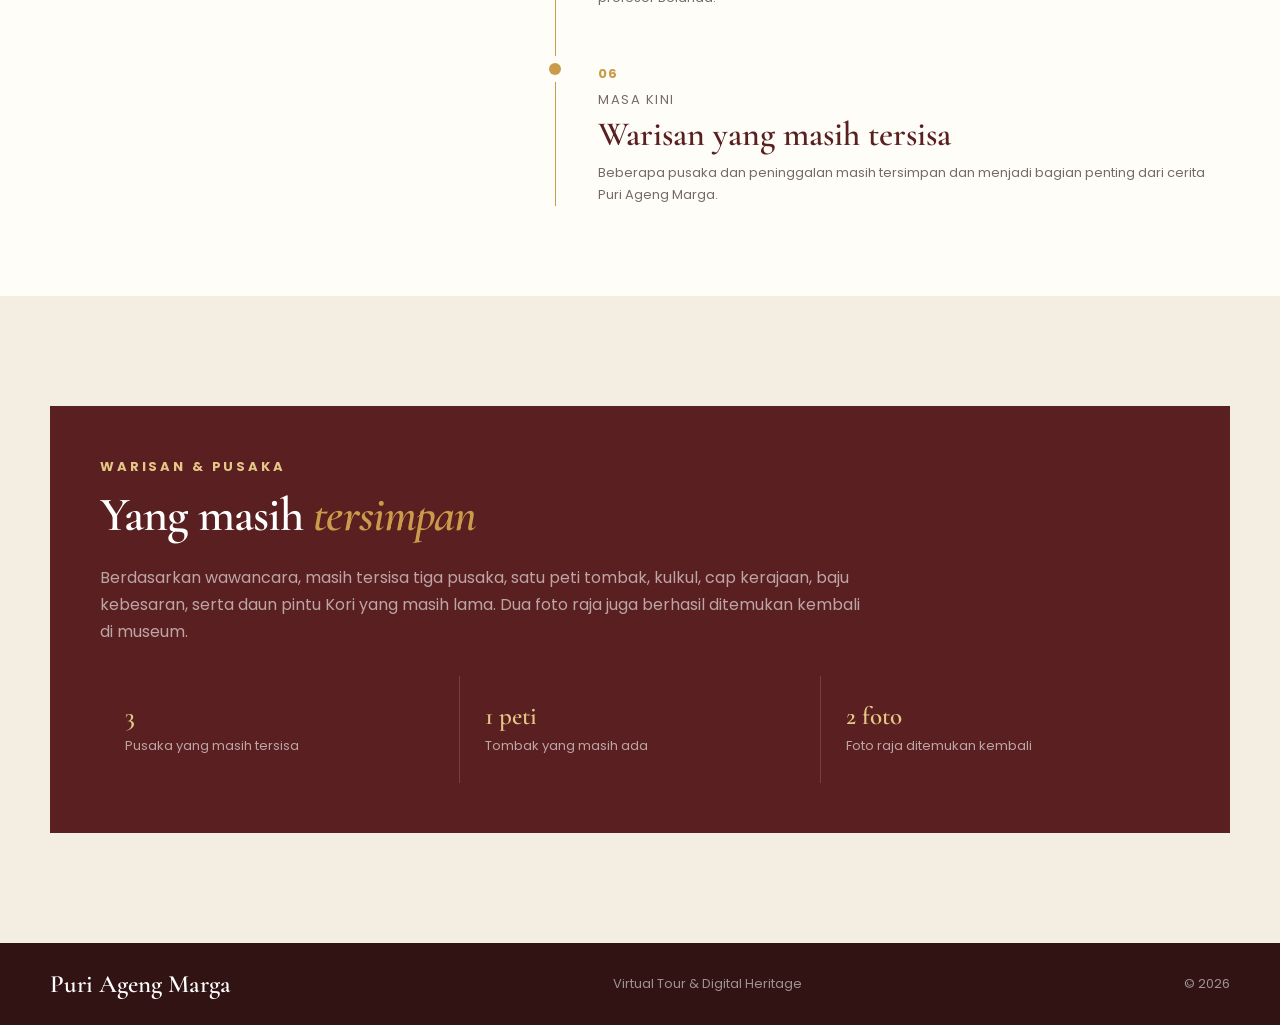
<file: sejarah/index.html>
<!doctype html>
<html lang="id">
  <head>
    <meta charset="utf-8" />
    <meta content="width=device-width, initial-scale=1.0" name="viewport" />
    <title>Sejarah | Puri Ageng Marga</title>
    <meta content="#4a1520" name="theme-color" />
    <link href="../favicon.svg" rel="icon" type="image/svg+xml" />
    <meta content="website" property="og:type" />
    <meta content="id_ID" property="og:locale" />
    <meta content="Puri Ageng Marga" property="og:site_name" />
    <meta content="Sejarah | Puri Ageng Marga" property="og:title" />
    <meta
      content="Sejarah Puri Ageng Marga di Desa Marga, Tabanan, Bali: perjalanan, tokoh, dan pusaka warisan budaya."
      property="og:description"
    />
    <link href="https://fonts.googleapis.com" rel="preconnect" />
    <link crossorigin="" href="https://fonts.gstatic.com" rel="preconnect" />
    <link
      href="https://fonts.googleapis.com/css2?family=Cormorant+Garamond:wght@500;600;700&amp;family=Noto+Sans+Balinese&amp;family=Poppins:wght@400;500;600;700&amp;display=swap"
      rel="stylesheet"
    />
    <script>
      document.documentElement.classList.add('js');
    </script>
    <link href="../assets/css/tokens.css" rel="stylesheet" />
    <link href="../assets/css/base.css" rel="stylesheet" />
    <link href="../assets/css/layout.css" rel="stylesheet" />
    <link href="../assets/css/components.css" rel="stylesheet" />
    <link href="../assets/css/pages/sejarah.css" rel="stylesheet" />
    <link href="../assets/css/pages/sejarah.css" rel="stylesheet" />
    <meta
      content="Sejarah Puri Ageng Marga di Desa Marga, Tabanan, Bali: perjalanan, tokoh, dan pusaka warisan budaya."
      name="description"
    />
  </head>
  <body class="light-page">
    <a class="skip-link" href="#konten">Lewati ke konten</a>
    <!-- ===== HEADER (identik di semua halaman) ===== -->
    <header class="navbar navbar-solid" id="navbar">
      <div class="nav-inner">
        <a class="nav-logo" href="../index.html"
          ><img
            alt="Logo"
            decoding="async"
            height="148"
            src="../assets/img/ui/logo-puri.webp"
            width="148"
          /><span>Puri Ageng Marga<small>Warisan Budaya Bali</small></span></a
        >
        <nav class="nav-menu" id="navMenu">
          <a class="nav-link" href="../index.html">Beranda</a
          ><a class="nav-link" href="../virtual-tour/">Virtual Tour</a
          ><a aria-current="page" class="nav-link active" href="../sejarah/">Sejarah</a
          ><a class="nav-link" href="../galeri/">Galeri</a
          ><a class="nav-link" href="../jelajah/">Bangunan</a
          ><a class="nav-link" href="../informasi/">Informasi</a>
        </nav>
        <button
          aria-controls="navMenu"
          aria-expanded="false"
          aria-label="Buka menu"
          class="nav-toggle"
          id="navToggle"
        >
          <span></span><span></span><span></span>
        </button>
      </div>
    </header>
    <!-- ===== /HEADER ===== -->
    <main class="page-main" id="konten">
      <section class="page-hero">
        <div class="container reveal">
          <p class="eyebrow dark">JEJAK WAKTU</p>
          <h1>Sejarah <em>Puri</em></h1>
          <p>
            Disusun dari penuturan pengelingsir dalam wawancara di Puri Ageng Marga pada 11 April
            2026. Narasi ini mempertahankan keterangan sumber dan tidak menambahkan detail yang
            belum tersedia.
          </p>
        </div>
      </section>
      <section class="container history-layout">
        <div class="history-intro reveal">
          <div class="ornament">❖</div>
          <p class="eyebrow dark">PERJALANAN SEJARAH</p>
          <h2>Dari garis Arya Sentong menuju <em>Marga</em></h2>
          <p>
            Menurut penuturan narasumber, perjalanan sejarah Marga berkaitan dengan Arya Sentong,
            perjalanan ke Nusa, Puncak Asah, Perean, hingga terbentuknya Puri Marga.
          </p>
        </div>
        <div class="timeline">
          <article class="timeline-item reveal">
            <span>01</span>
            <div>
              <small>SETELAH PENAKLUKAN BALI</small>
              <h3>Awal perjalanan Arya Sentong</h3>
              <p>
                Setelah Bali dijatuhkan oleh Majapahit, delapan Arya bersaudara memperoleh wilayah
                masing-masing. Arya Sentong mendapat wilayah di Pacung, Gianyar, dan kemudian
                bergelar I Gusti Pacung Sakti.
              </p>
            </div>
          </article>
          <article class="timeline-item reveal">
            <span>02</span>
            <div>
              <small>PERJALANAN KE NUSA</small>
              <h3>Pacung Sakti dan Nusa</h3>
              <p>
                I Gusti Pacung Sakti dikirim ke Nusa dan menurut penuturan justru diakui sebagai
                anak oleh Dalem Nusa. Dari perjalanan inilah mulai terhubung sejarah Marga, Perean,
                dan Carangsari.
              </p>
            </div>
          </article>
          <article class="timeline-item reveal">
            <span>03</span>
            <div>
              <small>PUNCAK ASAH</small>
              <h3>Kerajaan Puncak Asah</h3>
              <p>
                Dalam perjalanan kembali ke Bali, dibangun Kerajaan Puncak Asah. Setelah Nusa jatuh
                ke tangan Klungkung, keturunan Puncak Asah kemudian mengalami peristiwa di Puncak
                Padang Dawa dan amanat untuk membangun kembali kerajaan serta pura.
              </p>
            </div>
          </article>
          <article class="timeline-item reveal">
            <span>04</span>
            <div>
              <small>SEKITAR ABAD KE-17</small>
              <h3>Puri Marga mulai dibangun</h3>
              <p>
                Setelah perjalanan melalui Perean, Ida Arya sekitar tahun 1600-an membuat Puri
                Marga. Narasumber menyebut mulai 1687–1689 Puri Marga mulai tertata dengan sistem
                kerajaan dan dibuatkan pura.
              </p>
            </div>
          </article>
          <article class="timeline-item reveal">
            <span>05</span>
            <div>
              <small>1949 • PUPUTAN MARGARANA</small>
              <h3>Puri sempat diratakan</h3>
              <p>
                Pada 1949, Puri Marga sempat diratakan dan dibakar. Bangunan yang ada sekarang
                merupakan bangunan baru, tetapi menurut wawancara mengikuti denah lama yang
                diperoleh dari seorang profesor Belanda.
              </p>
            </div>
          </article>
          <article class="timeline-item reveal">
            <span>06</span>
            <div>
              <small>MASA KINI</small>
              <h3>Warisan yang masih tersisa</h3>
              <p>
                Beberapa pusaka dan peninggalan masih tersimpan dan menjadi bagian penting dari
                cerita Puri Ageng Marga.
              </p>
            </div>
          </article>
        </div>
      </section>
      <section class="section section-cream" id="warisan">
        <div class="container heritage-box reveal">
          <p class="eyebrow">WARISAN &amp; PUSAKA</p>
          <h2>Yang masih <em>tersimpan</em></h2>
          <p style="color: #fff9; max-width: 760px">
            Berdasarkan wawancara, masih tersisa tiga pusaka, satu peti tombak, kulkul, cap
            kerajaan, baju kebesaran, serta daun pintu Kori yang masih lama. Dua foto raja juga
            berhasil ditemukan kembali di museum.
          </p>
          <div class="heritage-grid">
            <div class="heritage-item"><b>3</b><span>Pusaka yang masih tersisa</span></div>
            <div class="heritage-item"><b>1 peti</b><span>Tombak yang masih ada</span></div>
            <div class="heritage-item"><b>2 foto</b><span>Foto raja ditemukan kembali</span></div>
          </div>
        </div>
      </section>
    </main>
    <!-- ===== FOOTER (identik di semua halaman) ===== -->
    <footer class="footer">
      <div class="container footer-inner">
        <strong>Puri Ageng Marga</strong><span>Virtual Tour &amp; Digital Heritage</span
        ><span>© 2026</span>
      </div>
    </footer>
    <!-- ===== /FOOTER ===== -->
    <script defer="" src="../assets/js/nav.js"></script>
    <script defer="" src="../assets/js/reveal.js"></script>
  </body>
</html>
</file>
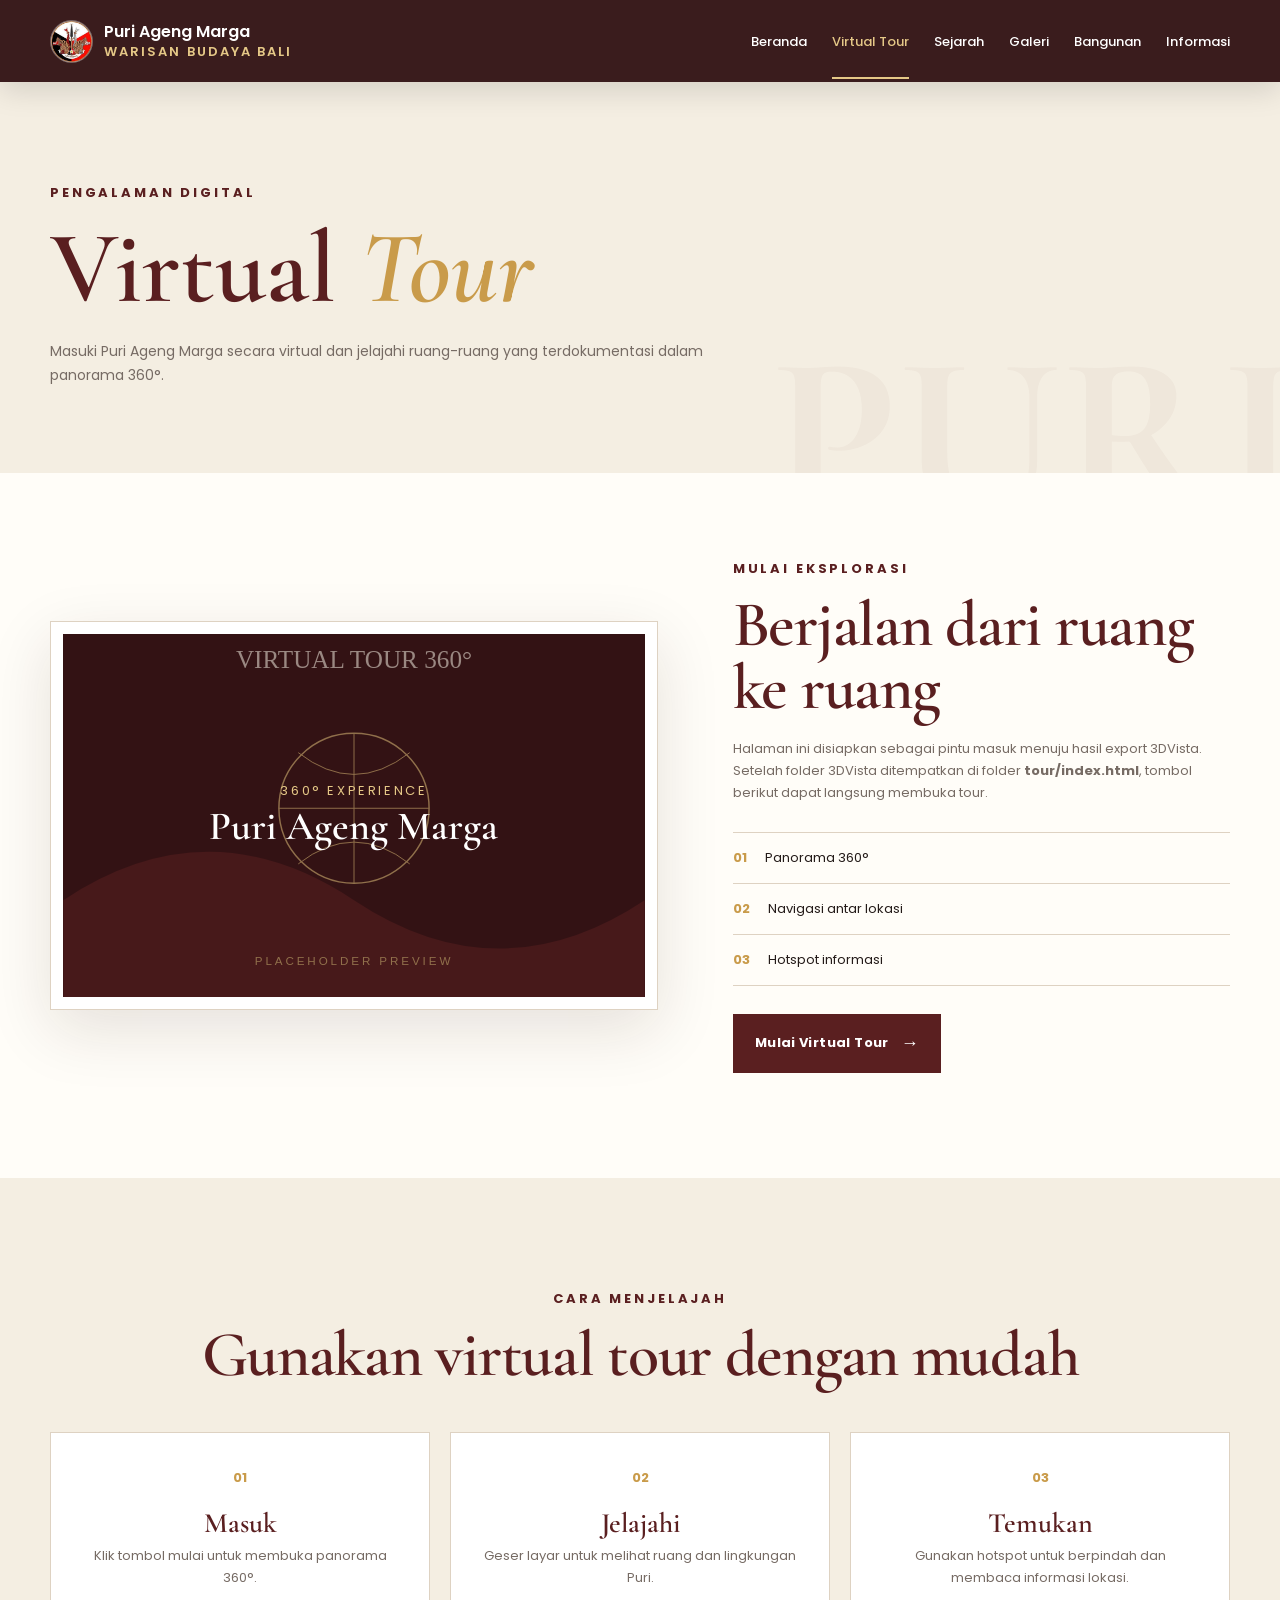
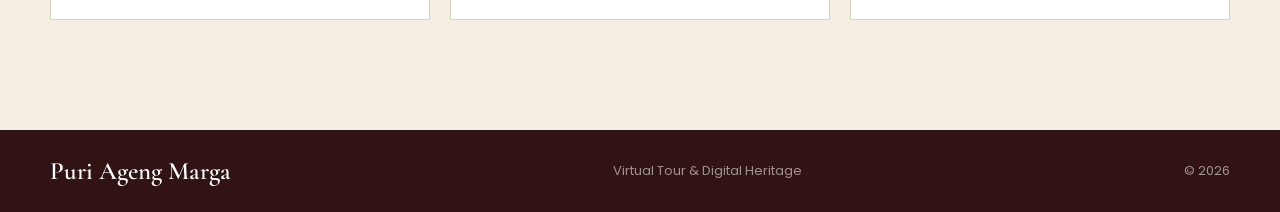
<file: virtual-tour/index.html>
<!doctype html>
<html lang="id">
  <head>
    <meta charset="utf-8" />
    <meta content="width=device-width, initial-scale=1.0" name="viewport" />
    <title>Virtual Tour | Puri Ageng Marga</title>
    <meta content="#4a1520" name="theme-color" />
    <link href="../favicon.svg" rel="icon" type="image/svg+xml" />
    <meta content="website" property="og:type" />
    <meta content="id_ID" property="og:locale" />
    <meta content="Puri Ageng Marga" property="og:site_name" />
    <meta content="Virtual Tour | Puri Ageng Marga" property="og:title" />
    <meta
      content="Jelajahi Puri Ageng Marga secara virtual melalui tour 360 derajat."
      property="og:description"
    />
    <link href="https://fonts.googleapis.com" rel="preconnect" />
    <link crossorigin="" href="https://fonts.gstatic.com" rel="preconnect" />
    <link
      href="https://fonts.googleapis.com/css2?family=Cormorant+Garamond:wght@500;600;700&amp;family=Noto+Sans+Balinese&amp;family=Poppins:wght@400;500;600;700&amp;display=swap"
      rel="stylesheet"
    />
    <script>
      document.documentElement.classList.add('js');
    </script>
    <link href="../assets/css/tokens.css" rel="stylesheet" />
    <link href="../assets/css/base.css" rel="stylesheet" />
    <link href="../assets/css/layout.css" rel="stylesheet" />
    <link href="../assets/css/components.css" rel="stylesheet" />
    <link href="../assets/css/pages/virtual-tour.css" rel="stylesheet" />
    <link href="../assets/css/pages/virtual-tour.css" rel="stylesheet" />
    <meta
      content="Jelajahi Puri Ageng Marga secara virtual melalui tour 360 derajat."
      name="description"
    />
  </head>
  <body class="light-page">
    <a class="skip-link" href="#konten">Lewati ke konten</a>
    <!-- ===== HEADER (identik di semua halaman) ===== -->
    <header class="navbar navbar-solid" id="navbar">
      <div class="nav-inner">
        <a class="nav-logo" href="../index.html"
          ><img
            alt="Logo"
            decoding="async"
            height="148"
            src="../assets/img/ui/logo-puri.webp"
            width="148"
          /><span>Puri Ageng Marga<small>Warisan Budaya Bali</small></span></a
        >
        <nav class="nav-menu" id="navMenu">
          <a class="nav-link" href="../index.html">Beranda</a
          ><a aria-current="page" class="nav-link active" href="../virtual-tour/">Virtual Tour</a
          ><a class="nav-link" href="../sejarah/">Sejarah</a
          ><a class="nav-link" href="../galeri/">Galeri</a
          ><a class="nav-link" href="../jelajah/">Bangunan</a
          ><a class="nav-link" href="../informasi/">Informasi</a>
        </nav>
        <button
          aria-controls="navMenu"
          aria-expanded="false"
          aria-label="Buka menu"
          class="nav-toggle"
          id="navToggle"
        >
          <span></span><span></span><span></span>
        </button>
      </div>
    </header>
    <!-- ===== /HEADER ===== -->
    <main class="page-main" id="konten">
      <section class="page-hero">
        <div class="container reveal">
          <p class="eyebrow dark">PENGALAMAN DIGITAL</p>
          <h1>Virtual <em>Tour</em></h1>
          <p>
            Masuki Puri Ageng Marga secara virtual dan jelajahi ruang-ruang yang terdokumentasi
            dalam panorama 360°.
          </p>
        </div>
      </section>
      <section class="container vt-layout">
        <div class="tour-preview reveal">
          <img
            alt="Preview Virtual Tour"
            decoding="async"
            loading="lazy"
            src="../assets/img/ui/placeholder-tour.svg"
          />
          <div class="tour-overlay">
            <span>360° EXPERIENCE</span><strong>Puri Ageng Marga</strong>
          </div>
        </div>
        <div class="tour-copy reveal">
          <p class="eyebrow dark">MULAI EKSPLORASI</p>
          <h2>Berjalan dari ruang ke ruang</h2>
          <p>
            Halaman ini disiapkan sebagai pintu masuk menuju hasil export 3DVista. Setelah folder
            3DVista ditempatkan di folder <b>tour/index.html</b>, tombol berikut dapat langsung
            membuka tour.
          </p>
          <div class="tour-points">
            <div><b>01</b><span>Panorama 360°</span></div>
            <div><b>02</b><span>Navigasi antar lokasi</span></div>
            <div><b>03</b><span>Hotspot informasi</span></div>
          </div>
          <a class="btn btn-maroon" href="../tour/index.html">Mulai Virtual Tour <span>→</span></a>
        </div>
      </section>
      <section class="section section-cream">
        <div class="container center">
          <p class="eyebrow dark">CARA MENJELAJAH</p>
          <h2>Gunakan virtual tour dengan mudah</h2>
          <div class="steps">
            <div>
              <b>01</b>
              <h3>Masuk</h3>
              <p>Klik tombol mulai untuk membuka panorama 360°.</p>
            </div>
            <div>
              <b>02</b>
              <h3>Jelajahi</h3>
              <p>Geser layar untuk melihat ruang dan lingkungan Puri.</p>
            </div>
            <div>
              <b>03</b>
              <h3>Temukan</h3>
              <p>Gunakan hotspot untuk berpindah dan membaca informasi lokasi.</p>
            </div>
          </div>
        </div>
      </section>
    </main>
    <!-- ===== FOOTER (identik di semua halaman) ===== -->
    <footer class="footer">
      <div class="container footer-inner">
        <strong>Puri Ageng Marga</strong><span>Virtual Tour &amp; Digital Heritage</span
        ><span>© 2026</span>
      </div>
    </footer>
    <!-- ===== /FOOTER ===== -->
    <script defer="" src="../assets/js/nav.js"></script>
    <script defer="" src="../assets/js/reveal.js"></script>
  </body>
</html>
</file>
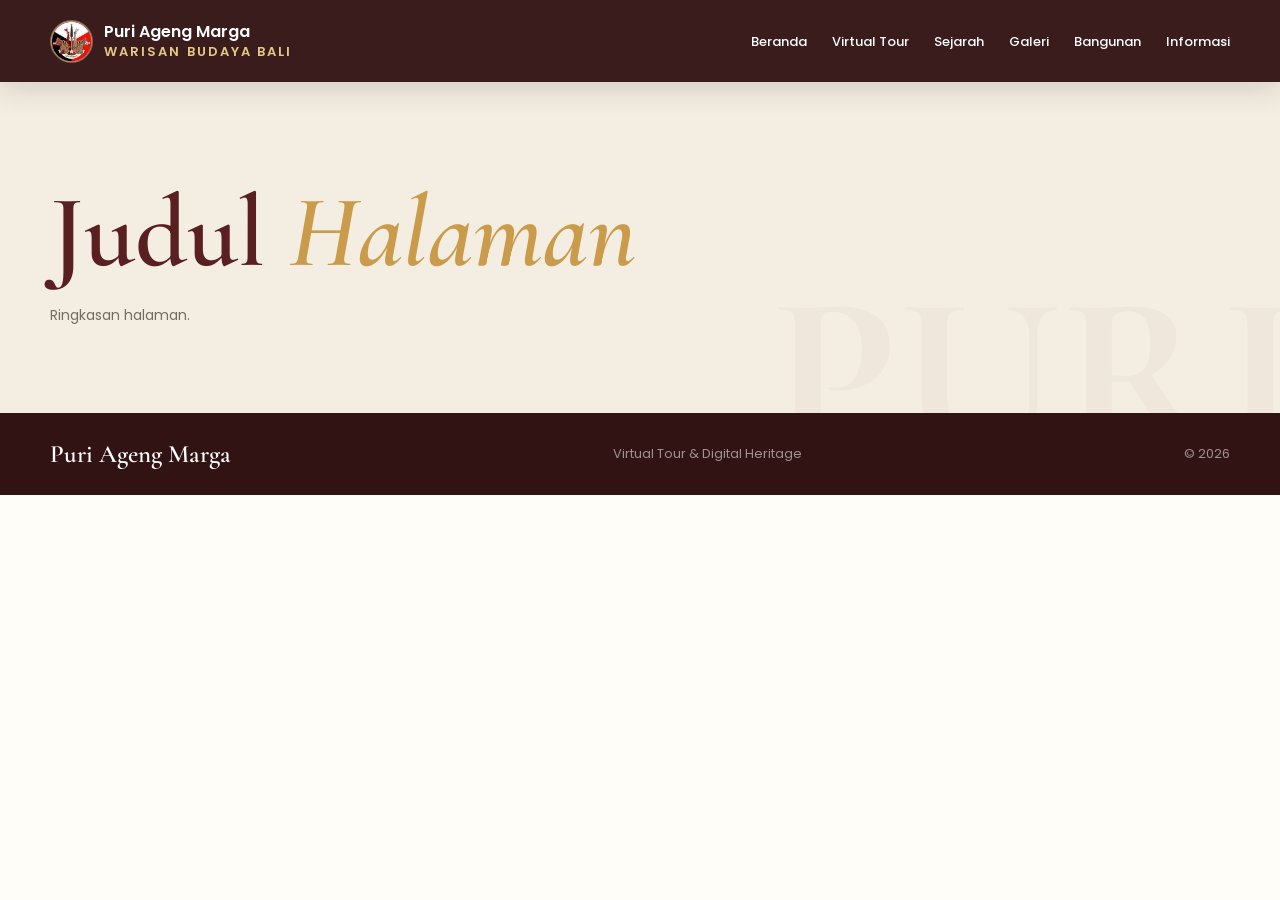
<file: docs/template-halaman.html>
<!doctype html>

<html lang="id">
  <head>
    <meta charset="utf-8" />
    <meta content="width=device-width, initial-scale=1.0" name="viewport" />
    <title>JUDUL HALAMAN | Puri Ageng Marga</title>
    <meta content="#4a1520" name="theme-color" />
    <link href="../favicon.svg" rel="icon" type="image/svg+xml" />
    <meta content="website" property="og:type" />
    <meta content="id_ID" property="og:locale" />
    <meta content="Puri Ageng Marga" property="og:site_name" />
    <meta content="Sejarah | Puri Ageng Marga" property="og:title" />
    <meta
      content="Sejarah Puri Ageng Marga di Desa Marga, Tabanan, Bali: perjalanan, tokoh, dan pusaka warisan budaya."
      property="og:description"
    />
    <link href="https://fonts.googleapis.com" rel="preconnect" />
    <link crossorigin="" href="https://fonts.gstatic.com" rel="preconnect" />
    <link
      href="https://fonts.googleapis.com/css2?family=Cormorant+Garamond:wght@500;600;700&amp;family=Noto+Sans+Balinese&amp;family=Poppins:wght@400;500;600;700&amp;display=swap"
      rel="stylesheet"
    />
    <script>
      document.documentElement.classList.add('js');
    </script>
    <link href="../assets/css/tokens.css" rel="stylesheet" />
    <link href="../assets/css/base.css" rel="stylesheet" />
    <link href="../assets/css/layout.css" rel="stylesheet" />
    <link href="../assets/css/components.css" rel="stylesheet" />
    <meta content="JUDUL HALAMAN | Puri Ageng Marga" name="description" />
  </head>
  <body class="light-page">
    <a class="skip-link" href="#konten">Lewati ke konten</a>
    <!-- ===== HEADER (identik di semua halaman) ===== -->
    <header class="navbar navbar-solid" id="navbar">
      <div class="nav-inner">
        <a class="nav-logo" href="../index.html"
          ><img
            alt="Logo"
            decoding="async"
            height="148"
            src="../assets/img/ui/logo-puri.webp"
            width="148"
          /><span>Puri Ageng Marga<small>Warisan Budaya Bali</small></span></a
        >
        <nav class="nav-menu" id="navMenu">
          <a class="nav-link" href="../index.html">Beranda</a
          ><a class="nav-link" href="../virtual-tour/">Virtual Tour</a
          ><a class="nav-link" href="../sejarah/">Sejarah</a
          ><a class="nav-link" href="../galeri/">Galeri</a
          ><a class="nav-link" href="../jelajah/">Bangunan</a
          ><a class="nav-link" href="../informasi/">Informasi</a>
        </nav>
        <button
          aria-controls="navMenu"
          aria-expanded="false"
          aria-label="Buka menu"
          class="nav-toggle"
          id="navToggle"
        >
          <span></span><span></span><span></span>
        </button>
      </div>
    </header>
    <!-- ===== /HEADER ===== -->
    <main class="page-main" id="konten">
      <!-- ISI HALAMAN DI SINI. Salin bagian dari halaman lain sebagai contoh. -->
      <section class="page-hero">
        <div class="container">
          <h1>Judul <em>Halaman</em></h1>
          <p>Ringkasan halaman.</p>
        </div>
      </section>
    </main>
    <!-- ===== FOOTER (identik di semua halaman) ===== -->
    <footer class="footer">
      <div class="container footer-inner">
        <strong>Puri Ageng Marga</strong><span>Virtual Tour &amp; Digital Heritage</span
        ><span>© 2026</span>
      </div>
    </footer>
    <!-- ===== /FOOTER ===== -->
    <script defer="" src="../assets/js/nav.js"></script>
    <script defer="" src="../assets/js/reveal.js"></script>
  </body>
</html>
</file>
<file: assets/css/tokens.css>
/* Token desain: warna, font, ukuran. Ubah tampilan global di sini. */

:root {
  --maroon: #5a1f20;
  --maroon-dark: #321314;
  --maroon-soft: #7a3533;
  --gold: #c99b4a;
  --gold-light: #e5c887;
  --cream: #f4eee2;
  --paper: #fffdf8;
  --ink: #241b19;
  --muted: #766b64;
  --line: #ded2c2;
  --white: #fff;
  --display: 'Cormorant Garamond', serif;
  --font: 'Poppins', sans-serif;
  --shadow: 0 20px 60px rgba(48, 25, 20, 0.12);
}
</file>
<file: assets/css/base.css>
/* Reset, elemen dasar (html, body, a, img, judul, p), fokus, skip-link, animasi reveal, reduced-motion. */

* {
  margin: 0;
  padding: 0;
  box-sizing: border-box;
}
html {
  scroll-behavior: smooth;
}
body {
  font-family: var(--font);
  color: var(--ink);
  background: var(--paper);
  line-height: 1.7;
}
a {
  color: inherit;
}
img {
  display: block;
  max-width: 100%;
}
button {
  font: inherit;
}
.container {
  width: min(1180px, calc(100% - 64px));
  margin: auto;
}
h2 {
  font-size: clamp(2.7rem, 5vw, 4.5rem);
  letter-spacing: -0.02em;
}
p {
  color: var(--muted);
}
.js .reveal {
  opacity: 0;
  transform: translateY(22px);
  transition:
    opacity 0.7s ease,
    transform 0.7s ease;
}
.js .reveal.visible {
  opacity: 1;
  transform: none;
}
:focus-visible {
  outline: 3px solid var(--gold-light, #e6c27a);
  outline-offset: 3px;
}
.skip-link {
  position: absolute;
  left: -9999px;
  top: 8px;
  z-index: 1000;
  background: #fff;
  color: var(--maroon);
  padding: 10px 16px;
  border-radius: 6px;
}
.skip-link:focus {
  left: 8px;
}

@media (max-width: 760px) {
  .container,
  .hero-content {
    width: min(100% - 36px, 620px);
  }
  .hero-text {
    text-align: left;
  }
}

@media (prefers-reduced-motion: reduce) {
  html {
    scroll-behavior: auto;
  }
  .js .reveal {
    transition: none;
  }
}
</file>
<file: assets/css/layout.css>
/* Kerangka situs: navbar, footer, pembungkus .section. */

.navbar {
  position: fixed;
  inset: 0 0 auto;
  z-index: 100;
  background: transparent;
  transition: 0.3s;
}
.navbar.scrolled,
.navbar-solid {
  background: rgba(50, 19, 20, 0.96);
  box-shadow: 0 8px 30px #0002;
  backdrop-filter: blur(12px);
}
.nav-inner {
  height: 82px;
  max-width: 1240px;
  margin: auto;
  padding: 0 30px;
  display: flex;
  align-items: center;
  justify-content: space-between;
  gap: 24px;
}
.nav-logo {
  display: flex;
  align-items: center;
  gap: 11px;
  text-decoration: none;
  color: #fff;
  font-weight: 600;
  line-height: 1.1;
}
.nav-logo img {
  width: 43px;
  height: 43px;
  object-fit: cover;
  border-radius: 50%;
  border: 1px solid #fff5;
}
.nav-logo small {
  display: block;
  font-size: 0.8125rem;
  letter-spacing: 0.16em;
  text-transform: uppercase;
  color: var(--gold-light);
  margin-top: 4px;
}
.nav-menu {
  display: flex;
  align-items: center;
  gap: 25px;
}
.nav-link {
  text-decoration: none;
  color: #fff;
  font-size: 0.8125rem;
  font-weight: 500;
  padding: 28px 0 24px;
  border-bottom: 2px solid transparent;
  transition: 0.2s;
}
.nav-link:hover,
.nav-link.active {
  color: var(--gold-light);
  border-color: var(--gold-light);
}
.nav-toggle {
  display: none;
  background: none;
  border: 0;
  cursor: pointer;
}
.nav-toggle span {
  display: block;
  width: 25px;
  height: 2px;
  background: #fff;
  margin: 5px;
  border-radius: 2px;
}
.section {
  padding: 110px 0;
}
.section-cream {
  background: var(--cream);
}
.footer {
  background: var(--maroon-dark);
  color: #fff;
  padding: 26px 0;
}
.footer-inner {
  display: flex;
  justify-content: space-between;
  gap: 20px;
  align-items: center;
}
.footer strong {
  font: 600 25px var(--display);
}
.footer span {
  font-size: 0.8125rem;
  color: #fff8;
}

@media (max-width: 980px) {
  .nav-menu {
    gap: 15px;
  }
}

@media (max-width: 760px) {
  .nav-inner {
    height: 70px;
    padding: 0 18px;
  }
  .nav-logo img {
    width: 38px;
    height: 38px;
  }
  .nav-menu {
    position: absolute;
    top: 70px;
    left: 18px;
    right: 18px;
    background: rgba(50, 19, 20, 0.98);
    padding: 12px 18px;
    display: none;
    flex-direction: column;
    align-items: stretch;
    gap: 0;
    border: 1px solid #fff1;
  }
  .nav-menu.open {
    display: flex;
  }
  .nav-link {
    padding: 12px 0;
    border-bottom: 1px solid #fff1;
  }
  .nav-toggle {
    display: block;
  }
  .section {
    padding: 75px 0;
  }
  .footer-inner {
    flex-direction: column;
    align-items: flex-start;
  }
}
</file>
<file: assets/css/pages/home.css>
/* Halaman Beranda (/). */

.hero {
  min-height: 100vh;
  background: var(--maroon-dark);
  color: #fff;
  position: relative;
  overflow: hidden;
}
.hero-video {
  position: absolute;
  inset: 0;
  width: 100%;
  height: 100%;
  object-fit: cover;
  z-index: 0;
}
.hero-video-overlay {
  position: absolute;
  inset: 0;
  z-index: 1;
  background:
    linear-gradient(
      90deg,
      rgba(36, 10, 11, 0.72) 0%,
      rgba(40, 11, 12, 0.48) 48%,
      rgba(26, 8, 9, 0.66) 100%
    ),
    linear-gradient(180deg, rgba(0, 0, 0, 0.25), rgba(0, 0, 0, 0.65));
}
.hero-pattern {
  position: absolute;
  inset: 0;
  z-index: 1;
  opacity: 0.07;
  background-image:
    radial-gradient(circle at 20% 20%, #fff 1px, transparent 1px),
    radial-gradient(circle at 80% 70%, #fff 1px, transparent 1px);
  background-size: 28px 28px;
}
.hero-content {
  position: relative;
  z-index: 2;
  width: min(1180px, calc(100% - 64px));
  min-height: 100vh;
  margin: auto;
  padding: 125px 0 80px;
  display: grid;
  grid-template-columns: 1fr 0.82fr;
  gap: 70px;
  align-items: center;
}
.hero h1 {
  font-size: clamp(3.6rem, 7vw, 6.6rem);
  letter-spacing: -0.025em;
}
.hero-script {
  font-size: 24px;
  color: #f0dfbe;
  margin: 22px 0 5px;
}
.hero-desc {
  max-width: 570px;
  color: #eadfd7;
  font-size: 14px;
}
.hero-actions {
  display: flex;
  gap: 12px;
  flex-wrap: wrap;
  margin-top: 30px;
}
.hero-visual {
  position: relative;
  display: block;
  text-decoration: none;
  perspective: 1000px;
}
.hero-frame {
  border: 1px solid #fff5;
  padding: 12px;
  background: #fff1;
  box-shadow: 0 30px 70px #0006;
  transform: rotate(2deg);
  transition: 0.4s;
}
.hero-visual:hover .hero-frame {
  transform: rotate(0) translateY(-7px);
}
.hero-photo-slider {
  position: relative;
  overflow: hidden;
  background: #291011;
}
.hero-photo-track {
  display: flex;
  transition: transform 0.7s cubic-bezier(0.2, 0.8, 0.2, 1);
}
.hero-photo {
  min-width: 100%;
  aspect-ratio: 4/5;
}
.hero-photo img {
  width: 100%;
  height: 100%;
  object-fit: cover;
}
.hero-photo-dots {
  position: absolute;
  left: 18px;
  bottom: 17px;
  display: flex;
  gap: 6px;
}
.photo-dot {
  width: 6px;
  height: 6px;
  border-radius: 50%;
  background: #fff7;
}
.photo-dot.active {
  background: var(--gold-light);
  width: 20px;
  border-radius: 8px;
}
.hero-visual:after {
  content: 'LIHAT GALERI  ↗';
  position: absolute;
  right: -12px;
  bottom: -18px;
  background: var(--gold);
  color: var(--maroon-dark);
  padding: 10px 15px;
  font-size: 0.8125rem;
  font-weight: 800;
  letter-spacing: 0.08em;
  box-shadow: 0 10px 25px #0004;
}
.scroll-hint {
  position: absolute;
  z-index: 3;
  left: 50%;
  bottom: 24px;
  transform: translateX(-50%);
  font-size: 0.8125rem;
  letter-spacing: 0.12em;
  text-transform: uppercase;
  color: #fff8;
  text-decoration: none;
}
.scroll-hint span {
  color: var(--gold-light);
  margin-left: 8px;
}
.intro-grid {
  display: grid;
  grid-template-columns: 0.95fr 1.05fr;
  gap: 90px;
  align-items: end;
}
.intro-copy {
  max-width: 620px;
}
.intro-copy p {
  font-size: 15px;
}
.feature-grid {
  display: grid;
  grid-template-columns: repeat(4, 1fr);
  gap: 1px;
  background: var(--line);
  margin-top: 70px;
}
.feature-card {
  background: var(--paper);
  padding: 30px 26px 32px;
  min-height: 245px;
  text-decoration: none;
  position: relative;
  transition: 0.3s;
}
.feature-card:hover {
  background: #fff;
  transform: translateY(-5px);
  box-shadow: var(--shadow);
  z-index: 2;
}
.feature-number {
  font-size: 0.8125rem;
  color: var(--gold);
  font-weight: 700;
}
.feature-icon {
  display: block;
  color: var(--maroon);
  font-size: 22px;
  margin: 30px 0 18px;
}
.feature-card h3 {
  font-size: 29px;
  margin-bottom: 9px;
}
.feature-card p {
  font-size: 0.8125rem;
}
.card-arrow {
  position: absolute;
  right: 24px;
  bottom: 23px;
  color: var(--gold);
  font-size: 18px;
}
.stats {
  display: grid;
  grid-template-columns: repeat(4, 1fr);
  gap: 0;
  margin-top: 65px;
  border-top: 1px solid var(--line);
  border-bottom: 1px solid var(--line);
}
.stat {
  padding: 28px 20px;
  border-right: 1px solid var(--line);
}
.stat:last-child {
  border-right: 0;
}
.stat strong {
  display: block;
  font: 700 50px/1 var(--display);
  color: var(--maroon);
}
.stat span {
  font-size: 0.8125rem;
  text-transform: uppercase;
  letter-spacing: 0.12em;
  color: var(--muted);
}
.quote-section {
  padding: 105px 0;
  background: var(--maroon);
  color: #fff;
}
.quote-inner {
  max-width: 900px;
  text-align: center;
}
.quote-mark {
  font: 700 70px/0.7 var(--display);
  color: var(--gold-light);
}
blockquote {
  font: 600 clamp(2rem, 4vw, 3.5rem)/1.08 var(--display);
  color: #fff;
}
.quote-line {
  display: block;
  width: 70px;
  height: 1px;
  background: var(--gold);
  margin: 30px auto 0;
}
.hero-script {
  font-family: 'Noto Sans Balinese', 'Cormorant Garamond', serif;
}

@media (max-width: 980px) {
  .hero-content {
    grid-template-columns: 1fr 0.8fr;
    gap: 35px;
  }
  .feature-grid {
    grid-template-columns: repeat(2, 1fr);
  }
  .stats {
    grid-template-columns: repeat(2, 1fr);
  }
  .stat:nth-child(2) {
    border-right: 0;
  }
}

@media (max-width: 760px) {
  .hero-content {
    padding-top: 105px;
    grid-template-columns: 1fr;
    min-height: auto;
    padding-bottom: 100px;
  }
  .hero {
    min-height: 100svh;
  }
  .hero h1 {
    font-size: clamp(3.2rem, 15vw, 5rem);
  }
  .hero-visual {
    max-width: 430px;
    margin: 10px auto 0;
    width: 86%;
  }
  .scroll-hint {
    display: none;
  }
  .intro-grid,
  .history-layout,
  .detail-layout,
  .vt-layout,
  .location-layout,
  .explore-intro {
    grid-template-columns: 1fr;
  }
  .intro-grid {
    gap: 35px;
  }
  .feature-grid,
  .stats,
  .building-grid,
  .info-grid,
  .steps,
  .heritage-grid {
    grid-template-columns: 1fr;
  }
  .feature-card {
    min-height: 190px;
  }
  .stats .stat {
    border-right: 0;
    border-bottom: 1px solid var(--line);
  }
  .stats .stat:last-child {
    border-bottom: 0;
  }
}

@media (prefers-reduced-motion: reduce) {
  .hero-photo-track {
    transition: none;
  }
}
</file>
<file: assets/css/pages/informasi.css>
/* Halaman Informasi & Lokasi (/informasi/). */

.info-grid {
  display: grid;
  grid-template-columns: repeat(4, 1fr);
  gap: 15px;
  padding: 75px 0 55px;
}
.info-card {
  padding: 28px;
  border: 1px solid var(--line);
  background: #fff;
  min-height: 230px;
}
.info-icon {
  font-size: 24px;
  color: var(--gold);
}
.info-card h3 {
  font-size: 28px;
  color: var(--maroon);
  margin: 20px 0 9px;
}
.info-card p {
  font-size: 0.8125rem;
}
.location-layout {
  display: grid;
  grid-template-columns: 1.15fr 0.85fr;
  gap: 70px;
  padding: 80px 0 110px;
  align-items: center;
}
.map-placeholder {
  aspect-ratio: 16/11;
  background: #e7dfd2;
  position: relative;
  overflow: hidden;
  border: 1px solid var(--line);
}
.map-grid {
  position: absolute;
  inset: 0;
  background:
    linear-gradient(35deg, transparent 47%, #fff8 48%, #fff8 49%, transparent 50%),
    linear-gradient(125deg, transparent 47%, #fff8 48%, #fff8 49%, transparent 50%),
    linear-gradient(#d7cbb9 1px, transparent 1px),
    linear-gradient(90deg, #d7cbb9 1px, transparent 1px);
  background-size:
    auto,
    auto,
    45px 45px,
    45px 45px;
}
.map-pin {
  position: absolute;
  left: 50%;
  top: 48%;
  transform: translate(-50%, -50%);
  width: 58px;
  height: 58px;
  border-radius: 50% 50% 50% 0;
  background: var(--maroon);
  color: #fff;
  display: grid;
  place-items: center;
  font-size: 25px;
  rotate: -45deg;
  box-shadow: 0 15px 30px #35131444;
}
.map-pin::first-letter {
  rotate: 45deg;
}
.map-label {
  position: absolute;
  bottom: 18px;
  left: 18px;
  background: #fff;
  padding: 9px 13px;
  font-size: 0.8125rem;
  letter-spacing: 0.1em;
  color: var(--maroon);
  font-weight: 700;
}
.location-copy h2 {
  color: var(--maroon);
  font-size: 4rem;
  margin-bottom: 28px;
}
.location-list {
  border-top: 1px solid var(--line);
  margin-bottom: 28px;
}
.location-list div {
  padding: 14px 0;
  border-bottom: 1px solid var(--line);
}
.location-list span {
  display: block;
  text-transform: uppercase;
  font-size: 0.8125rem;
  letter-spacing: 0.12em;
  color: var(--muted);
}
.location-list b {
  font-size: 0.8125rem;
  color: var(--maroon);
}

@media (max-width: 980px) {
  .info-grid {
    grid-template-columns: repeat(2, 1fr);
  }
}

@media (max-width: 760px) {
  .location-copy h2 {
    font-size: 3.3rem;
  }
}
</file>
<file: assets/css/pages/jelajah.css>
/* Halaman Bangunan (/jelajah/). */

.explore-intro {
  padding: 85px 0 35px;
  display: grid;
  grid-template-columns: 0.8fr 1.2fr;
  gap: 80px;
}
.explore-intro p {
  font-size: 14px;
}
.building-grid {
  display: grid;
  grid-template-columns: repeat(3, 1fr);
  gap: 20px;
  padding: 40px 0 110px;
}
.building-card {
  background: #fff;
  border: 1px solid var(--line);
  text-decoration: none;
  overflow: hidden;
  transition: 0.3s;
  box-shadow: 0 8px 25px #3a21110a;
}
.building-card:hover {
  transform: translateY(-7px);
  box-shadow: var(--shadow);
}
.building-img {
  aspect-ratio: 4/3;
  overflow: hidden;
  background: #eadfce;
}
.building-img img {
  width: 100%;
  height: 100%;
  object-fit: cover;
  transition: 0.5s;
}
.building-card:hover img {
  transform: scale(1.05);
}
.building-body {
  padding: 21px 22px 25px;
}
.building-index {
  font-size: 0.8125rem;
  letter-spacing: 0.16em;
  color: var(--gold);
  font-weight: 700;
}
.building-body h3 {
  font-size: 29px;
  color: var(--maroon);
  margin: 8px 0;
}
.building-body p {
  font-size: 0.8125rem;
  line-height: 1.65;
}
.building-more {
  display: inline-block;
  margin-top: 15px;
  font-size: 0.8125rem;
  font-weight: 700;
  color: var(--maroon);
  letter-spacing: 0.08em;
}
.building-detail {
  padding: 80px 0;
}
.detail-layout {
  display: grid;
  grid-template-columns: 1fr 1fr;
  gap: 70px;
  align-items: start;
}
.detail-photo {
  position: sticky;
  top: 110px;
  border: 1px solid var(--line);
  padding: 12px;
  background: #fff;
}
.detail-photo img {
  width: 100%;
  aspect-ratio: 4/3;
  object-fit: cover;
}
.detail-copy h2 {
  font-size: clamp(3rem, 5vw, 5rem);
  color: var(--maroon);
  margin-bottom: 18px;
}
.detail-copy p {
  font-size: 14px;
  margin-bottom: 18px;
}
.detail-meta {
  margin-top: 28px;
  border-top: 1px solid var(--line);
}
.detail-meta div {
  padding: 14px 0;
  border-bottom: 1px solid var(--line);
  display: flex;
  justify-content: space-between;
  gap: 20px;
}
.detail-meta span {
  font-size: 0.8125rem;
  text-transform: uppercase;
  letter-spacing: 0.1em;
  color: var(--muted);
}
.detail-meta b {
  font-size: 0.8125rem;
  text-align: right;
  color: var(--maroon);
}

@media (max-width: 980px) {
  .building-grid {
    grid-template-columns: repeat(2, 1fr);
  }
  .detail-layout,
  .vt-layout,
  .location-layout,
  .history-layout,
  .explore-intro {
    gap: 45px;
  }
}

@media (max-width: 760px) {
  .detail-photo {
    position: static;
  }
}
</file>
<file: assets/css/pages/sejarah.css>
/* Halaman Sejarah (/sejarah/). */

.history-layout {
  display: grid;
  grid-template-columns: 0.75fr 1.25fr;
  gap: 100px;
  padding: 90px 0;
}
.history-intro {
  position: sticky;
  top: 110px;
  align-self: start;
}
.ornament {
  font-size: 30px;
  color: var(--gold);
  margin-bottom: 25px;
}
.history-intro h2 {
  font-size: clamp(2.8rem, 4.5vw, 4.3rem);
  color: var(--maroon);
  margin-bottom: 20px;
}
.history-intro p {
  font-size: 13px;
}
.timeline {
  border-left: 1px solid var(--gold);
  padding-left: 42px;
}
.timeline-item {
  position: relative;
  padding: 0 0 50px;
}
.timeline-item:last-child {
  padding-bottom: 0;
}
.timeline-item:before {
  content: '';
  position: absolute;
  width: 12px;
  height: 12px;
  border-radius: 50%;
  background: var(--gold);
  left: -49px;
  top: 4px;
  box-shadow: 0 0 0 7px var(--paper);
}
.timeline-item > span {
  font-size: 0.8125rem;
  color: var(--gold);
  font-weight: 700;
  letter-spacing: 0.1em;
}
.timeline-item small {
  display: block;
  font-size: 0.8125rem;
  color: var(--muted);
  letter-spacing: 0.12em;
  margin: 3px 0 7px;
}
.timeline-item h3 {
  font-size: 34px;
  color: var(--maroon);
  margin-bottom: 10px;
}
.timeline-item p {
  font-size: 13px;
}
.heritage-box {
  background: var(--maroon);
  color: #fff;
  padding: 50px;
}
.heritage-box h2 {
  font-size: 3rem;
  color: #fff;
  margin-bottom: 25px;
}
.heritage-grid {
  display: grid;
  grid-template-columns: repeat(3, 1fr);
  gap: 1px;
  background: #ffffff25;
  margin-top: 30px;
}
.heritage-item {
  padding: 25px;
  background: #5a1f20;
}
.heritage-item b {
  display: block;
  font: 600 25px var(--display);
  color: var(--gold-light);
}
.heritage-item span {
  font-size: 0.8125rem;
  color: #fff9;
}

@media (max-width: 760px) {
  .history-intro {
    position: static;
  }
  .timeline {
    padding-left: 27px;
  }
  .timeline-item:before {
    left: -34px;
  }
}
</file>
<file: assets/css/pages/virtual-tour.css>
/* Halaman Virtual Tour (/virtual-tour/). */

.vt-layout {
  display: grid;
  grid-template-columns: 1.1fr 0.9fr;
  gap: 75px;
  padding: 85px 0 105px;
  align-items: center;
}
.tour-preview {
  position: relative;
  border: 1px solid var(--line);
  padding: 12px;
  background: #fff;
  box-shadow: var(--shadow);
}
.tour-preview img {
  width: 100%;
  aspect-ratio: 16/10;
  object-fit: cover;
  background: var(--maroon-dark);
}
.tour-overlay {
  position: absolute;
  inset: 12px;
  display: flex;
  align-items: center;
  justify-content: center;
  flex-direction: column;
  background: #32131477;
  color: #fff;
}
.tour-overlay span {
  font-size: 0.8125rem;
  letter-spacing: 0.2em;
  color: var(--gold-light);
}
.tour-overlay strong {
  font: 600 40px var(--display);
}
.tour-copy h2 {
  color: var(--maroon);
  margin-bottom: 18px;
}
.tour-copy > p {
  font-size: 13px;
}
.tour-points {
  margin: 28px 0;
  border-top: 1px solid var(--line);
}
.tour-points div {
  display: flex;
  align-items: center;
  gap: 18px;
  padding: 14px 0;
  border-bottom: 1px solid var(--line);
}
.tour-points b {
  color: var(--gold);
  font-size: 0.8125rem;
}
.tour-points span {
  font-size: 0.8125rem;
}
.steps {
  display: grid;
  grid-template-columns: repeat(3, 1fr);
  gap: 20px;
  margin-top: 45px;
}
.steps > div {
  background: #fff;
  padding: 30px;
  border: 1px solid var(--line);
}
.steps b {
  font-size: 0.8125rem;
  color: var(--gold);
}
.steps h3 {
  font-size: 28px;
  color: var(--maroon);
  margin: 20px 0 8px;
}
.steps p {
  font-size: 0.8125rem;
}
</file>
<file: assets/css/components.css>
/* Komponen dipakai ulang: eyebrow, tombol, tautan, hero halaman dalam, FAQ, lightbox, dsb. */

.eyebrow {
  font-size: 0.8125rem;
  letter-spacing: 0.22em;
  font-weight: 700;
  color: var(--gold-light);
  margin-bottom: 14px;
}
.eyebrow.dark {
  color: var(--maroon);
}
h1,
h2,
h3 {
  font-family: var(--display);
  font-weight: 600;
  line-height: 0.98;
}
h2 em,
h1 em {
  color: var(--gold);
  font-style: italic;
}
.btn {
  display: inline-flex;
  align-items: center;
  justify-content: center;
  gap: 12px;
  padding: 13px 21px;
  text-decoration: none;
  font-size: 0.8125rem;
  font-weight: 700;
  letter-spacing: 0.03em;
  border: 1px solid transparent;
  transition: 0.25s;
}
.btn span {
  font-size: 18px;
}
.btn-gold {
  background: var(--gold);
  color: var(--maroon-dark);
}
.btn-gold:hover {
  background: #e2b967;
  transform: translateY(-2px);
}
.btn-outline {
  border-color: #fff8;
  color: #fff;
}
.btn-outline:hover {
  background: #fff;
  color: var(--maroon);
}
.btn-maroon {
  background: var(--maroon);
  color: #fff;
}
.btn-maroon:hover {
  background: var(--maroon-dark);
  transform: translateY(-2px);
}
.text-link {
  display: inline-flex;
  gap: 10px;
  color: var(--maroon);
  font-weight: 700;
  font-size: 0.8125rem;
  text-decoration: none;
  margin-top: 20px;
  border-bottom: 1px solid var(--gold);
  padding-bottom: 5px;
}
.small-note {
  font-size: 0.8125rem;
  margin-top: 14px;
  color: #8a7e76;
}
.page-main {
  padding-top: 82px;
}
.page-hero {
  background: var(--cream);
  padding: 100px 0 85px;
  position: relative;
  overflow: hidden;
}
.page-hero:after {
  content: 'PURI';
  position: absolute;
  right: -20px;
  bottom: -80px;
  font: 700 230px/1 var(--display);
  color: #5a1f2008;
}
.page-hero h1 {
  font-size: clamp(4rem, 8vw, 7rem);
  color: var(--maroon);
}
.page-hero p:not(.eyebrow) {
  max-width: 690px;
  margin-top: 22px;
  font-size: 14px;
}
.lightbox {
  position: fixed;
  inset: 0;
  background: #1b0b0ced;
  z-index: 300;
  display: none;
  align-items: center;
  justify-content: center;
  padding: 40px;
}
.lightbox.open {
  display: flex;
}
.lightbox img {
  max-width: min(100%, 1100px);
  max-height: 82vh;
  object-fit: contain;
}
.lightbox-close {
  position: absolute;
  top: 25px;
  right: 30px;
  background: none;
  border: 0;
  color: #fff;
  font-size: 42px;
  cursor: pointer;
}
.lightbox-caption {
  position: absolute;
  bottom: 18px;
  color: #fff;
  font-size: 0.8125rem;
}
.center {
  text-align: center;
}
.center > h2 {
  color: var(--maroon);
}
.faq-section {
  padding: 30px 0 105px;
}
.faq-section .section-heading {
  margin-bottom: 35px;
}
.faq-section h2 {
  color: var(--maroon);
}
.accordion {
  border-top: 1px solid var(--line);
}
.faq-item {
  border-bottom: 1px solid var(--line);
}
.faq-q {
  display: flex;
  justify-content: space-between;
  align-items: center;
  gap: 16px;
  padding: 22px 0;
  font-weight: 600;
  color: var(--maroon);
  cursor: pointer;
  list-style: none;
}
.faq-q::-webkit-details-marker {
  display: none;
}
.faq-q::after {
  content: '+';
  color: #8a6a1f;
  font-size: 20px;
}
.faq-item[open] .faq-q::after {
  content: '\2212';
}
.faq-a {
  padding: 0 0 20px;
}
.faq-a p {
  font-size: 0.875rem;
}
.lightbox-nav {
  position: absolute;
  top: 50%;
  transform: translateY(-50%);
  background: none;
  border: 0;
  color: #fff;
  font-size: 42px;
  padding: 12px;
  cursor: pointer;
}
.lightbox-prev {
  left: 16px;
}
.lightbox-next {
  right: 16px;
}

@media (max-width: 760px) {
  .page-hero {
    padding: 75px 0 65px;
  }
  .page-hero h1 {
    font-size: clamp(3.5rem, 17vw, 5.5rem);
  }
}
</file>
